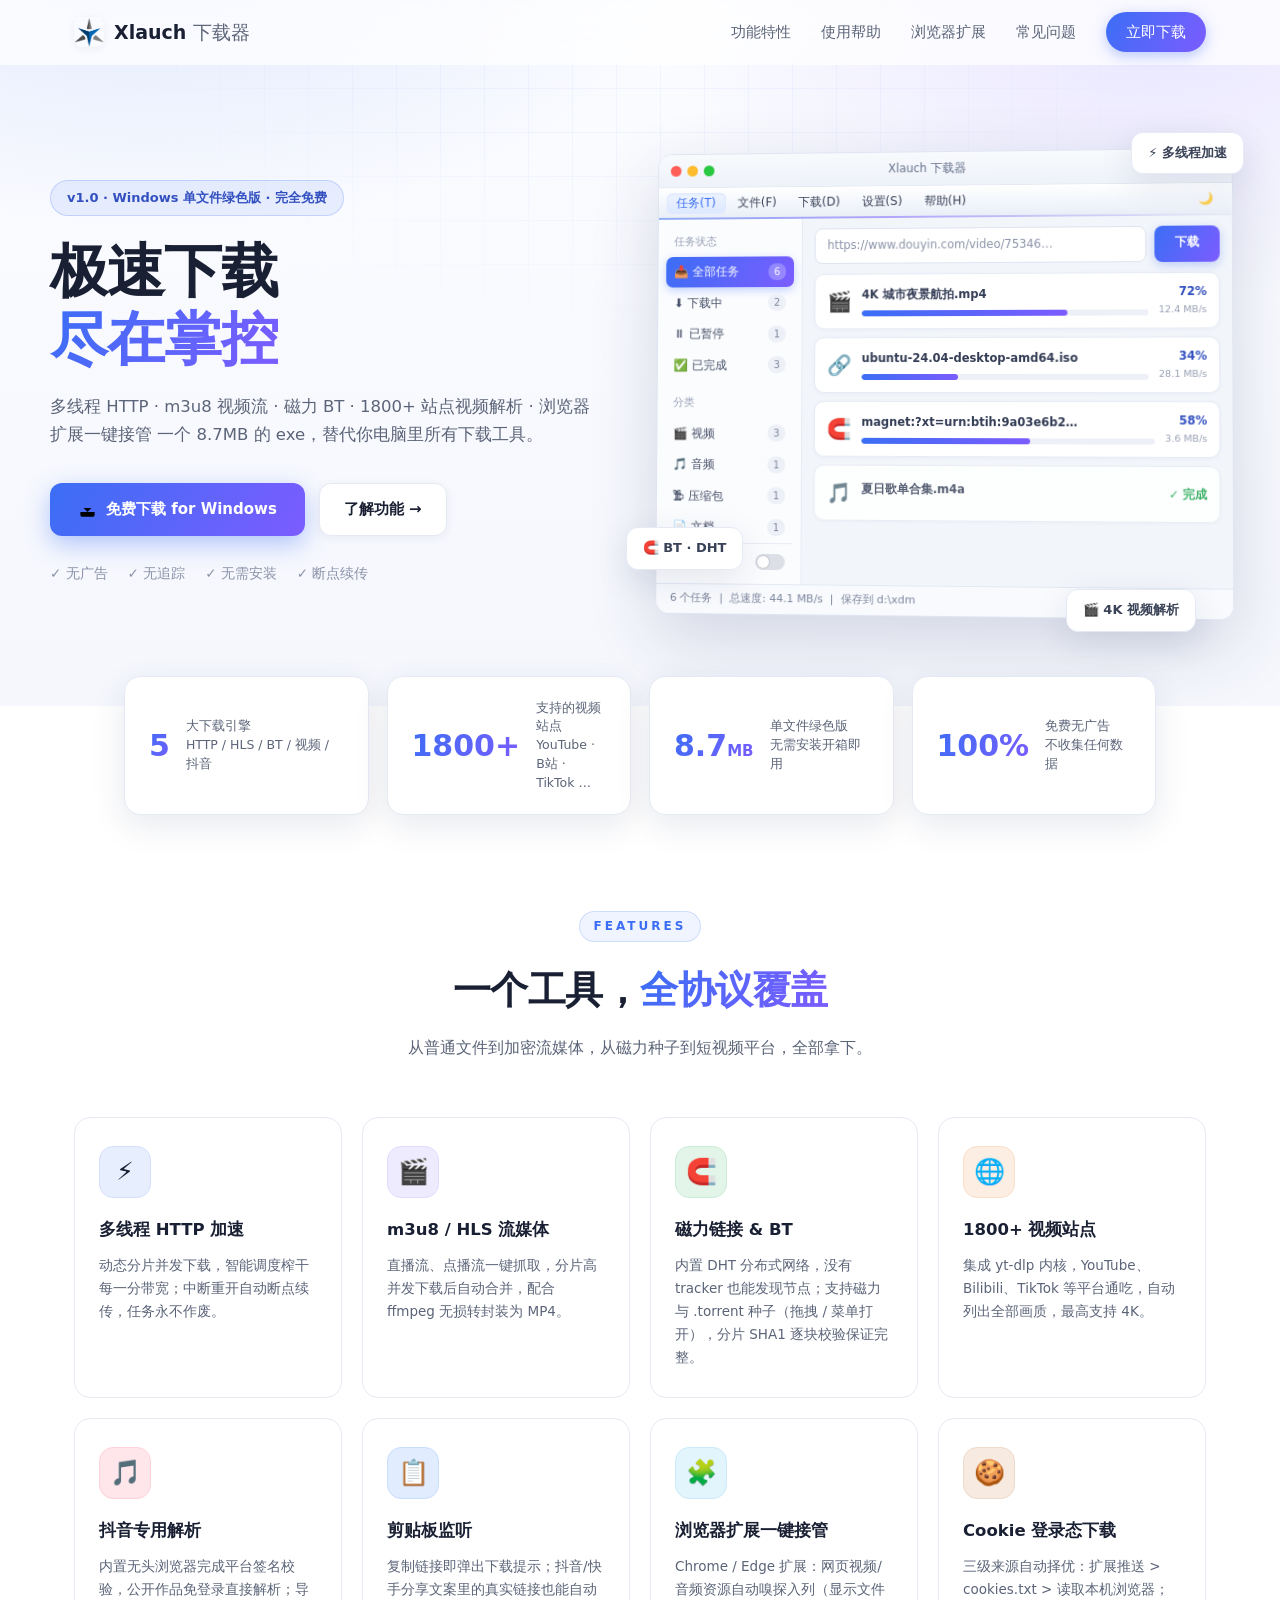
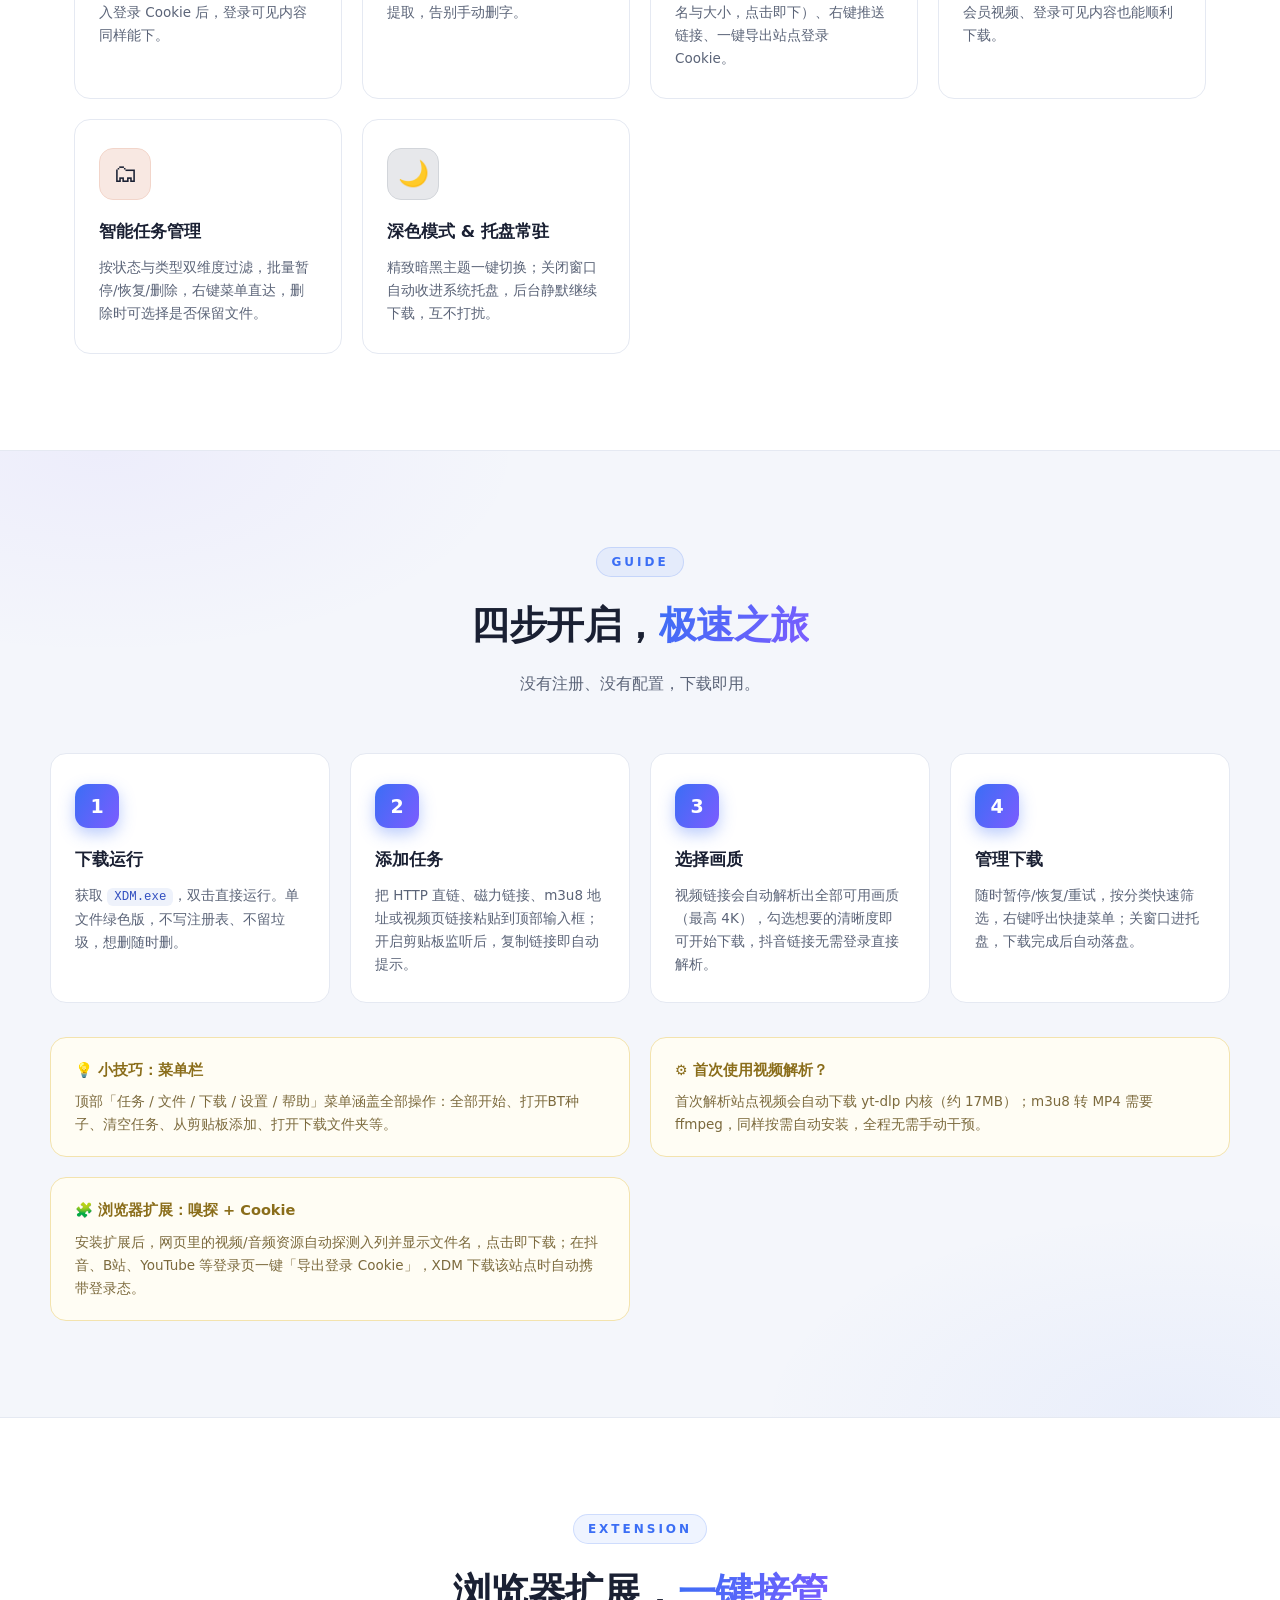
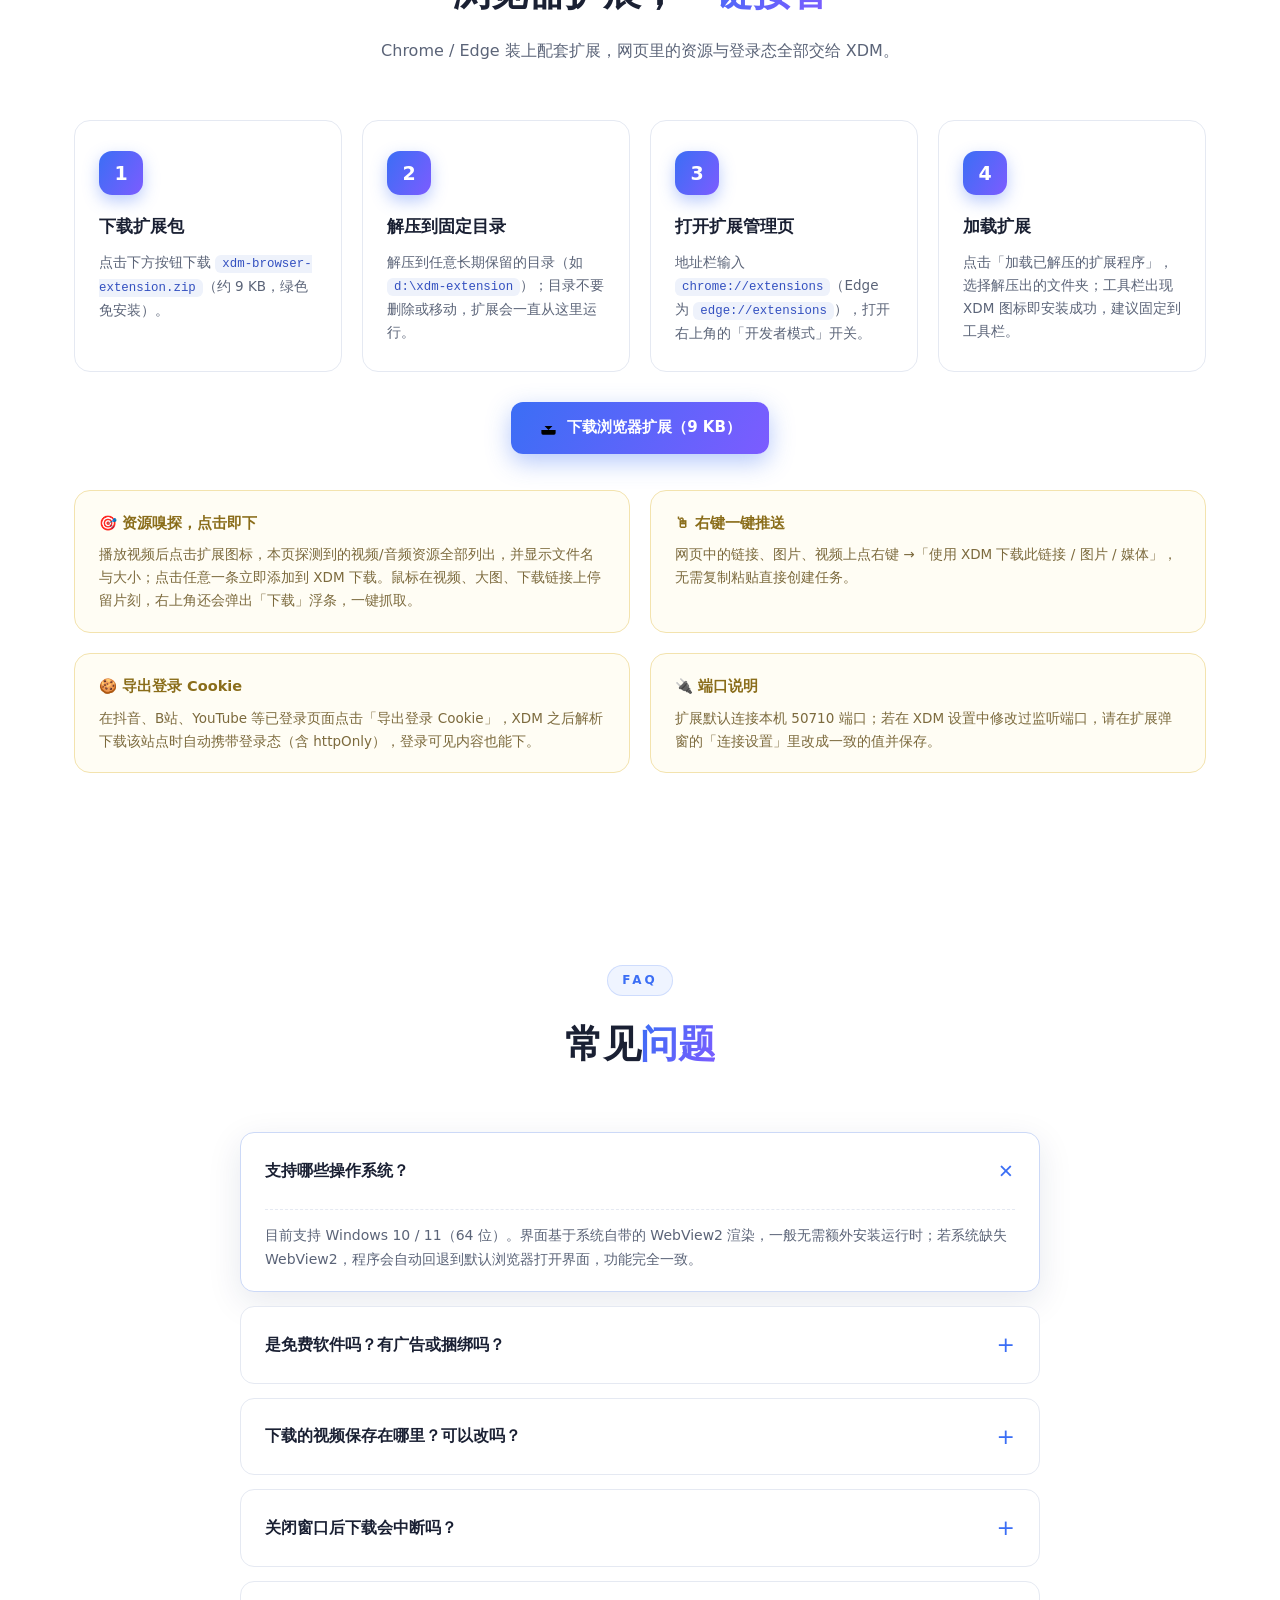
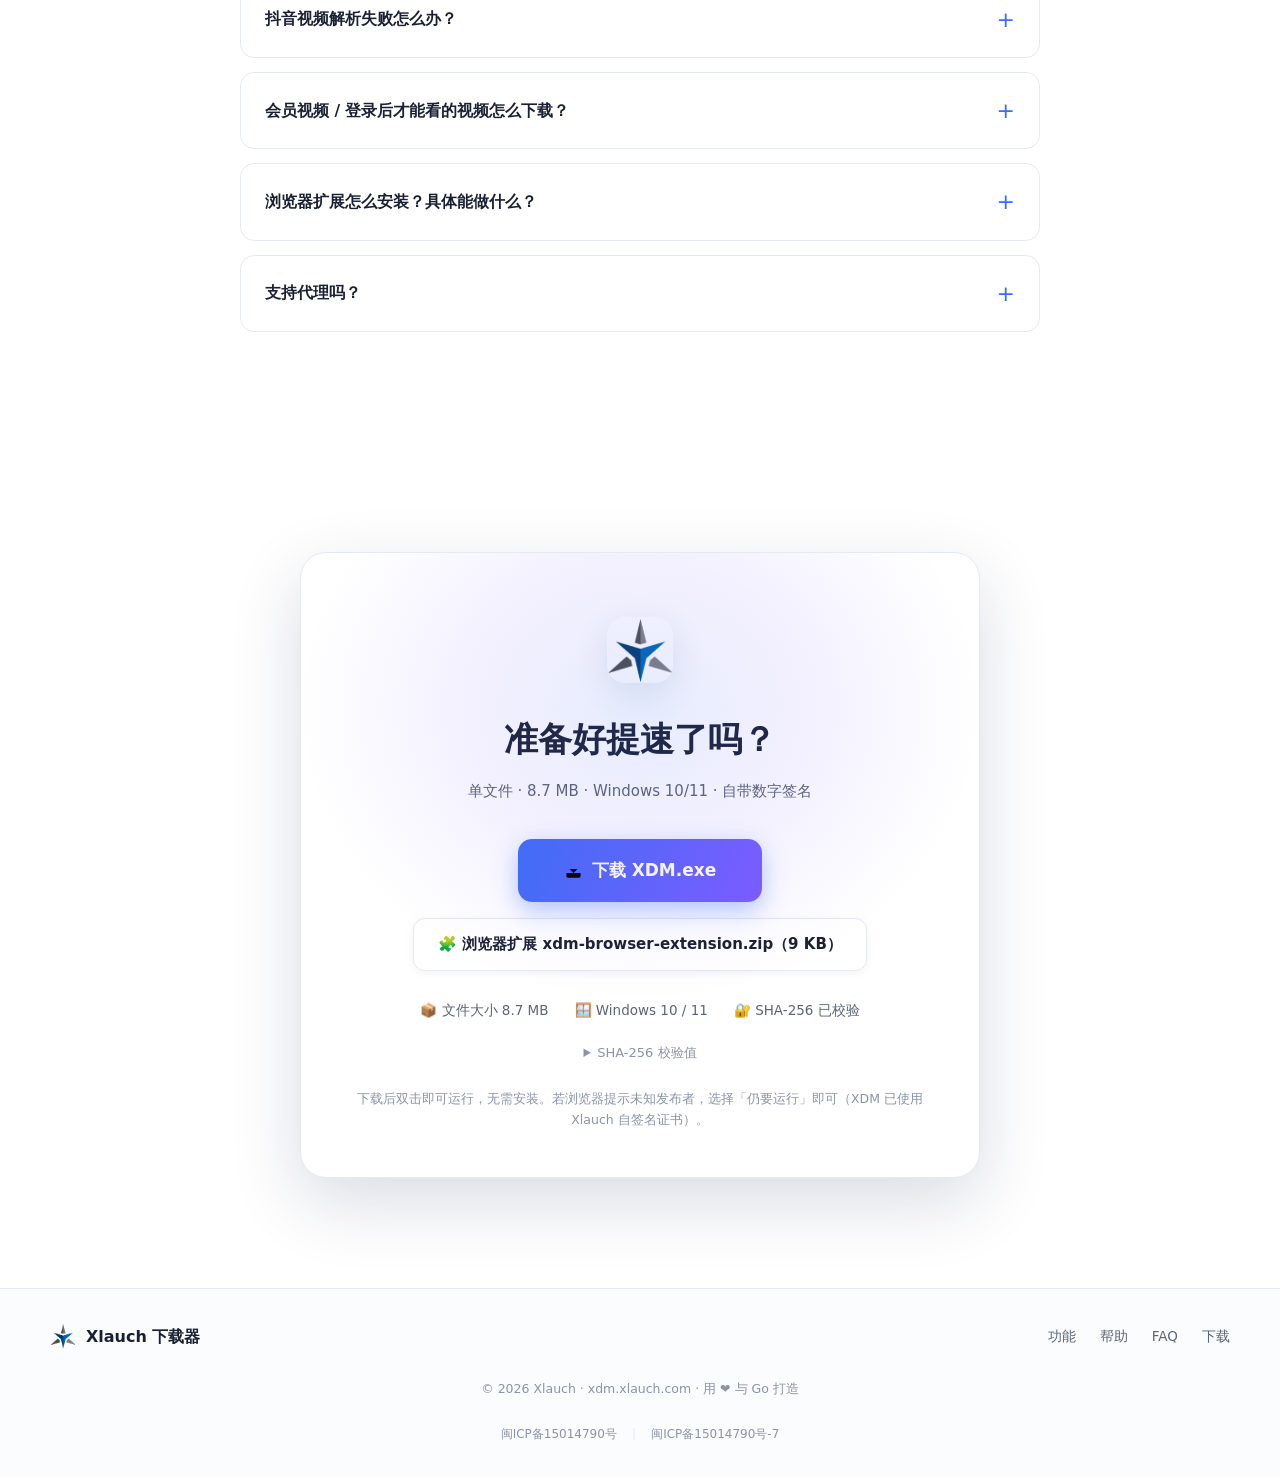
<file: code/website/index.html>
<!DOCTYPE html>
<html lang="zh-CN">
<head>
<meta charset="UTF-8">
<meta name="viewport" content="width=device-width, initial-scale=1.0">
<title>Xlauch 下载器 (XDM) — 极速多协议下载工具</title>
<meta name="description" content="Xlauch 下载器：多线程 HTTP、m3u8 视频流、磁力 BT、1800+ 站点视频解析、抖音专用解析、浏览器扩展与 Cookie 登录态下载，单文件绿色版，完全免费。">
<link rel="icon" type="image/png" href="logo.png">
<link rel="stylesheet" href="style.css">
</head>
<body>

<!-- ===== 导航栏 ===== -->
<nav class="navbar" id="navbar">
  <div class="nav-inner">
    <a class="brand" href="#top">
      <img src="logo.png" alt="XDM logo">
      <span>Xlauch <em>下载器</em></span>
    </a>
    <div class="nav-links">
      <a href="#features">功能特性</a>
      <a href="#guide">使用帮助</a>
      <a href="#extension">浏览器扩展</a>
      <a href="#faq">常见问题</a>
      <a class="nav-dl" href="#download">立即下载</a>
    </div>
  </div>
</nav>

<!-- ===== Hero ===== -->
<header class="hero" id="top">
  <div class="hero-bg" aria-hidden="true"></div>
  <div class="hero-inner">
    <div class="hero-copy">
      <div class="hero-badge">v1.0 · Windows 单文件绿色版 · 完全免费</div>
      <h1>极速下载<br><span class="grad">尽在掌控</span></h1>
      <p class="hero-sub">
        多线程 HTTP · m3u8 视频流 · 磁力 BT · 1800+ 站点视频解析 · 浏览器扩展一键接管<br>
        一个 8.7MB 的 exe，替代你电脑里所有下载工具。
      </p>
      <div class="hero-actions">
        <a class="btn btn-primary btn-lg" href="#download">
          <svg viewBox="0 0 24 24" class="ic"><path d="M21 15v4a2 2 0 0 1-2 2H5a2 2 0 0 1-2-2v-4M7 10l5 5 5-5M12 15V3"/></svg>
          免费下载 for Windows
        </a>
        <a class="btn btn-ghost btn-lg" href="#features">了解功能 →</a>
      </div>
      <div class="hero-meta">
        <span>✓ 无广告</span><span>✓ 无追踪</span><span>✓ 无需安装</span><span>✓ 断点续传</span>
      </div>
    </div>

    <!-- 应用界面仿真模型（纯 CSS 绘制） -->
    <div class="hero-mock" aria-hidden="true">
      <div class="app-win">
        <div class="mock-titlebar">
          <span class="win-dots"><i></i><i></i><i></i></span>
          <span class="win-title">Xlauch 下载器</span>
          <span class="win-btns"><i></i><i></i><i class="close"></i></span>
        </div>
        <div class="mock-menubar">
          <span>任务(T)</span><span>文件(F)</span><span>下载(D)</span><span>设置(S)</span><span>帮助(H)</span>
          <span class="mb-right">🌙</span>
        </div>
        <div class="mock-body">
          <div class="mock-side">
            <div class="side-cap">任务状态</div>
            <div class="side-item active">📥 全部任务 <i>6</i></div>
            <div class="side-item">⬇ 下载中 <i>2</i></div>
            <div class="side-item">⏸ 已暂停 <i>1</i></div>
            <div class="side-item">✅ 已完成 <i>3</i></div>
            <div class="side-cap" style="margin-top:10px">分类</div>
            <div class="side-item">🎬 视频 <i>3</i></div>
            <div class="side-item">🎵 音频 <i>1</i></div>
            <div class="side-item">🗜 压缩包 <i>1</i></div>
            <div class="side-item">📄 文档 <i>1</i></div>
            <div class="side-grow"></div>
            <div class="side-theme">暗黑模式 <span class="pill"></span></div>
          </div>
          <div class="mock-main">
            <div class="mock-addbar">
              <div class="mock-input">https://www.douyin.com/video/75346…</div>
              <div class="mock-go">下载</div>
            </div>
            <div class="mock-task">
              <div class="tk-ico">🎬</div>
              <div class="tk-info">
                <div class="tk-name">4K 城市夜景航拍.mp4</div>
                <div class="tk-bar"><i style="width:72%"></i></div>
              </div>
              <div class="tk-meta">72%<br><small>12.4 MB/s</small></div>
            </div>
            <div class="mock-task">
              <div class="tk-ico">🔗</div>
              <div class="tk-info">
                <div class="tk-name">ubuntu-24.04-desktop-amd64.iso</div>
                <div class="tk-bar"><i style="width:34%"></i></div>
              </div>
              <div class="tk-meta">34%<br><small>28.1 MB/s</small></div>
            </div>
            <div class="mock-task">
              <div class="tk-ico">🧲</div>
              <div class="tk-info">
                <div class="tk-name">magnet:?xt=urn:btih:9a03e6b2…</div>
                <div class="tk-bar"><i style="width:58%"></i></div>
              </div>
              <div class="tk-meta">58%<br><small>3.6 MB/s</small></div>
            </div>
            <div class="mock-task done">
              <div class="tk-ico">🎵</div>
              <div class="tk-info"><div class="tk-name">夏日歌单合集.m4a</div></div>
              <div class="tk-meta ok">✓ 完成</div>
            </div>
          </div>
        </div>
        <div class="mock-statusbar">6 个任务&nbsp;&nbsp;|&nbsp;&nbsp;总速度: 44.1 MB/s&nbsp;&nbsp;|&nbsp;&nbsp;保存到 d:\xdm</div>
      </div>
      <div class="mock-float f1">⚡ 多线程加速</div>
      <div class="mock-float f2">🧲 BT · DHT</div>
      <div class="mock-float f3">🎬 4K 视频解析</div>
    </div>
  </div>
</header>

<!-- ===== 数据条 ===== -->
<section class="stats">
  <div class="stat"><b>5</b><span>大下载引擎<br>HTTP / HLS / BT / 视频 / 抖音</span></div>
  <div class="stat"><b>1800+</b><span>支持的视频站点<br>YouTube · B站 · TikTok …</span></div>
  <div class="stat"><b>8.7<small>MB</small></b><span>单文件绿色版<br>无需安装开箱即用</span></div>
  <div class="stat"><b>100%</b><span>免费无广告<br>不收集任何数据</span></div>
</section>

<!-- ===== 功能特性 ===== -->
<section class="section" id="features">
  <div class="sec-head">
    <div class="sec-tag">FEATURES</div>
    <h2>一个工具，<span class="grad">全协议覆盖</span></h2>
    <p>从普通文件到加密流媒体，从磁力种子到短视频平台，全部拿下。</p>
  </div>
  <div class="feature-grid">

    <div class="fcard">
      <div class="fico" style="--c:#3b6ef5">⚡</div>
      <h3>多线程 HTTP 加速</h3>
      <p>动态分片并发下载，智能调度榨干每一分带宽；中断重开自动断点续传，任务永不作废。</p>
    </div>

    <div class="fcard">
      <div class="fico" style="--c:#7c5cff">🎬</div>
      <h3>m3u8 / HLS 流媒体</h3>
      <p>直播流、点播流一键抓取，分片高并发下载后自动合并，配合 ffmpeg 无损转封装为 MP4。</p>
    </div>

    <div class="fcard">
      <div class="fico" style="--c:#16a34a">🧲</div>
      <h3>磁力链接 &amp; BT</h3>
      <p>内置 DHT 分布式网络，没有 tracker 也能发现节点；支持磁力与 .torrent 种子（拖拽 / 菜单打开），分片 SHA1 逐块校验保证完整。</p>
    </div>

    <div class="fcard">
      <div class="fico" style="--c:#e8710a">🌐</div>
      <h3>1800+ 视频站点</h3>
      <p>集成 yt-dlp 内核，YouTube、Bilibili、TikTok 等平台通吃，自动列出全部画质，最高支持 4K。</p>
    </div>

    <div class="fcard">
      <div class="fico" style="--c:#fe2c55">🎵</div>
      <h3>抖音专用解析</h3>
      <p>内置无头浏览器完成平台签名校验，公开作品免登录直接解析；导入登录 Cookie 后，登录可见内容同样能下。</p>
    </div>

    <div class="fcard">
      <div class="fico" style="--c:#0866ff">📋</div>
      <h3>剪贴板监听</h3>
      <p>复制链接即弹出下载提示；抖音/快手分享文案里的真实链接也能自动提取，告别手动删字。</p>
    </div>

    <div class="fcard">
      <div class="fico" style="--c:#0ea5e9">🧩</div>
      <h3>浏览器扩展一键接管</h3>
      <p>Chrome / Edge 扩展：网页视频/音频资源自动嗅探入列（显示文件名与大小，点击即下）、右键推送链接、一键导出站点登录 Cookie。</p>
    </div>

    <div class="fcard">
      <div class="fico" style="--c:#b45309">🍪</div>
      <h3>Cookie 登录态下载</h3>
      <p>三级来源自动择优：扩展推送 &gt; cookies.txt &gt; 读取本机浏览器；会员视频、登录可见内容也能顺利下载。</p>
    </div>

    <div class="fcard">
      <div class="fico" style="--c:#c2410c">🗂</div>
      <h3>智能任务管理</h3>
      <p>按状态与类型双维度过滤，批量暂停/恢复/删除，右键菜单直达，删除时可选择是否保留文件。</p>
    </div>

    <div class="fcard">
      <div class="fico" style="--c:#334155">🌙</div>
      <h3>深色模式 &amp; 托盘常驻</h3>
      <p>精致暗黑主题一键切换；关闭窗口自动收进系统托盘，后台静默继续下载，互不打扰。</p>
    </div>

  </div>
</section>

<!-- ===== 使用帮助 ===== -->
<section class="section section-alt" id="guide">
  <div class="sec-head">
    <div class="sec-tag">GUIDE</div>
    <h2>四步开启，<span class="grad">极速之旅</span></h2>
    <p>没有注册、没有配置，下载即用。</p>
  </div>
  <div class="steps">
    <div class="step">
      <div class="step-no">1</div>
      <h3>下载运行</h3>
      <p>获取 <code>XDM.exe</code>，双击直接运行。单文件绿色版，不写注册表、不留垃圾，想删随时删。</p>
    </div>
    <div class="step">
      <div class="step-no">2</div>
      <h3>添加任务</h3>
      <p>把 HTTP 直链、磁力链接、m3u8 地址或视频页链接粘贴到顶部输入框；开启剪贴板监听后，复制链接即自动提示。</p>
    </div>
    <div class="step">
      <div class="step-no">3</div>
      <h3>选择画质</h3>
      <p>视频链接会自动解析出全部可用画质（最高 4K），勾选想要的清晰度即可开始下载，抖音链接无需登录直接解析。</p>
    </div>
    <div class="step">
      <div class="step-no">4</div>
      <h3>管理下载</h3>
      <p>随时暂停/恢复/重试，按分类快速筛选，右键呼出快捷菜单；关窗口进托盘，下载完成后自动落盘。</p>
    </div>
  </div>

  <div class="tips">
    <div class="tip">
      <b>💡 小技巧：菜单栏</b>
      <p>顶部「任务 / 文件 / 下载 / 设置 / 帮助」菜单涵盖全部操作：全部开始、打开BT种子、清空任务、从剪贴板添加、打开下载文件夹等。</p>
    </div>
    <div class="tip">
      <b>⚙️ 首次使用视频解析？</b>
      <p>首次解析站点视频会自动下载 yt-dlp 内核（约 17MB）；m3u8 转 MP4 需要 ffmpeg，同样按需自动安装，全程无需手动干预。</p>
    </div>
    <div class="tip">
      <b>🧩 浏览器扩展：嗅探 + Cookie</b>
      <p>安装扩展后，网页里的视频/音频资源自动探测入列并显示文件名，点击即下载；在抖音、B站、YouTube 等登录页一键「导出登录 Cookie」，XDM 下载该站点时自动携带登录态。</p>
    </div>
  </div>
</section>

<!-- ===== 浏览器扩展 ===== -->
<section class="section" id="extension">
  <div class="sec-head">
    <div class="sec-tag">EXTENSION</div>
    <h2>浏览器扩展，<span class="grad">一键接管</span></h2>
    <p>Chrome / Edge 装上配套扩展，网页里的资源与登录态全部交给 XDM。</p>
  </div>
  <div class="steps">
    <div class="step">
      <div class="step-no">1</div>
      <h3>下载扩展包</h3>
      <p>点击下方按钮下载 <code>xdm-browser-extension.zip</code>（约 9 KB，绿色免安装）。</p>
    </div>
    <div class="step">
      <div class="step-no">2</div>
      <h3>解压到固定目录</h3>
      <p>解压到任意长期保留的目录（如 <code>d:\xdm-extension</code>）；目录不要删除或移动，扩展会一直从这里运行。</p>
    </div>
    <div class="step">
      <div class="step-no">3</div>
      <h3>打开扩展管理页</h3>
      <p>地址栏输入 <code>chrome://extensions</code>（Edge 为 <code>edge://extensions</code>），打开右上角的「开发者模式」开关。</p>
    </div>
    <div class="step">
      <div class="step-no">4</div>
      <h3>加载扩展</h3>
      <p>点击「加载已解压的扩展程序」，选择解压出的文件夹；工具栏出现 XDM 图标即安装成功，建议固定到工具栏。</p>
    </div>
  </div>

  <div class="ext-dl">
    <a class="btn btn-primary btn-lg" href="xdm-browser-extension.zip" download>
      <svg viewBox="0 0 24 24" class="ic"><path d="M21 15v4a2 2 0 0 1-2 2H5a2 2 0 0 1-2-2v-4M7 10l5 5 5-5M12 15V3"/></svg>
      下载浏览器扩展（9 KB）
    </a>
  </div>

  <div class="tips">
    <div class="tip">
      <b>🎯 资源嗅探，点击即下</b>
      <p>播放视频后点击扩展图标，本页探测到的视频/音频资源全部列出，并显示文件名与大小；点击任意一条立即添加到 XDM 下载。鼠标在视频、大图、下载链接上停留片刻，右上角还会弹出「下载」浮条，一键抓取。</p>
    </div>
    <div class="tip">
      <b>🖱 右键一键推送</b>
      <p>网页中的链接、图片、视频上点右键 →「使用 XDM 下载此链接 / 图片 / 媒体」，无需复制粘贴直接创建任务。</p>
    </div>
    <div class="tip">
      <b>🍪 导出登录 Cookie</b>
      <p>在抖音、B站、YouTube 等已登录页面点击「导出登录 Cookie」，XDM 之后解析下载该站点时自动携带登录态（含 httpOnly），登录可见内容也能下。</p>
    </div>
    <div class="tip">
      <b>🔌 端口说明</b>
      <p>扩展默认连接本机 50710 端口；若在 XDM 设置中修改过监听端口，请在扩展弹窗的「连接设置」里改成一致的值并保存。</p>
    </div>
  </div>
</section>

<!-- ===== FAQ ===== -->
<section class="section" id="faq">
  <div class="sec-head">
    <div class="sec-tag">FAQ</div>
    <h2>常见<span class="grad">问题</span></h2>
  </div>
  <div class="faq-list">
    <details open>
      <summary>支持哪些操作系统？<i>+</i></summary>
      <p>目前支持 Windows 10 / 11（64 位）。界面基于系统自带的 WebView2 渲染，一般无需额外安装运行时；若系统缺失 WebView2，程序会自动回退到默认浏览器打开界面，功能完全一致。</p>
    </details>
    <details>
      <summary>是免费软件吗？有广告或捆绑吗？<i>+</i></summary>
      <p>完全免费，无广告、无弹窗、无捆绑、不收集任何用户数据。程序仅监听本机回环地址（127.0.0.1），所有网络请求只用于下载任务本身。</p>
    </details>
    <details>
      <summary>下载的视频保存在哪里？可以改吗？<i>+</i></summary>
      <p>默认保存到 <code>d:\xdm</code>（首次下载时自动创建），可在「设置 → 下载目录」中修改，也支持为单个任务临时指定目录。底部状态栏会实时显示当前保存位置。</p>
    </details>
    <details>
      <summary>关闭窗口后下载会中断吗？<i>+</i></summary>
      <p>不会。默认行为是关闭/最小化时收进系统托盘，后台继续下载；也可以在「设置 → 关闭方式」中改为「直接退出」。托盘右键可随时退出程序。</p>
    </details>
    <details>
      <summary>抖音视频解析失败怎么办？<i>+</i></summary>
      <p>公开作品无需登录即可直接解析；私密或作者设置了权限的作品属于平台限制，程序会返回明确提示。若个别视频解析超时，重试一次即可（首次解析需建立会话，稍慢）。</p>
    </details>
    <details>
      <summary>会员视频 / 登录后才能看的视频怎么下载？<i>+</i></summary>
      <p>在浏览器里登录站点后，通过浏览器扩展一键「导出登录 Cookie」，XDM 下载该站点时自动携带登录态；也可以在设置中导入 cookies.txt 文件，或让 XDM 直接读取本机浏览器 Cookie（Chrome / Edge / Firefox）。三种来源按「扩展推送 &gt; cookies.txt &gt; 读取浏览器」自动择优。</p>
    </details>
    <details>
      <summary>浏览器扩展怎么安装？具体能做什么？<i>+</i></summary>
      <p>下载扩展 zip 包解压后，在 Chrome / Edge 的「扩展程序」页打开开发者模式，选择「加载已解压的扩展程序」即可。功能：自动嗅探网页中的视频/音频资源（显示文件名与大小，点击即下载）、右键菜单把链接推送给 XDM、一键导出当前站点的登录 Cookie（含 httpOnly）。详细图文见上方<a href="#extension">「浏览器扩展」专区</a>。</p>
    </details>
    <details>
      <summary>支持代理吗？<i>+</i></summary>
      <p>支持。在「设置 → 代理服务器」中填入 http 或 socks5 代理地址，用于站点视频解析等场景。</p>
    </details>
  </div>
</section>

<!-- ===== 下载 ===== -->
<section class="section dl-section" id="download">
  <div class="dl-card">
    <div class="dl-glow" aria-hidden="true"></div>
    <img class="dl-logo" src="logo.png" alt="">
    <h2>准备好提速了吗？</h2>
    <p class="dl-sub">单文件 · 8.7 MB · Windows 10/11 · 自带数字签名</p>
    <a class="btn btn-primary btn-xl" href="XDM.exe" download>
      <svg viewBox="0 0 24 24" class="ic"><path d="M21 15v4a2 2 0 0 1-2 2H5a2 2 0 0 1-2-2v-4M7 10l5 5 5-5M12 15V3"/></svg>
      下载 XDM.exe
    </a>
    <a class="btn btn-ghost btn-lg" href="xdm-browser-extension.zip" download>
      🧩 浏览器扩展 xdm-browser-extension.zip（9 KB）
    </a>
    <div class="dl-info">
      <span>📦 文件大小 8.7 MB</span>
      <span>🪟 Windows 10 / 11</span>
      <span>🔐 SHA-256 已校验</span>
    </div>
    <details class="sha">
      <summary>SHA-256 校验值</summary>
      <code>DB19E6F2580A9447FB8609FA5A2F57966D84932AB0F013CB3D01A25BA62097CE</code>
    </details>
    <p class="dl-note">下载后双击即可运行，无需安装。若浏览器提示未知发布者，选择「仍要运行」即可（XDM 已使用 Xlauch 自签名证书）。</p>
  </div>
</section>

<!-- ===== 页脚 ===== -->
<footer class="footer">
  <div class="foot-inner">
    <div class="foot-brand">
      <img src="logo.png" alt="">
      <span>Xlauch 下载器</span>
    </div>
    <div class="foot-links">
      <a href="#features">功能</a><a href="#guide">帮助</a><a href="#faq">FAQ</a><a href="#download">下载</a>
    </div>
    <p class="foot-copy">© 2026 Xlauch · xdm.xlauch.com · 用 ❤️ 与 Go 打造</p>
    <p class="foot-beian">
      <a href="https://beian.miit.gov.cn/#/Integrated/index" target="_blank" rel="noopener noreferrer">闽ICP备15014790号</a>
      <span class="beian-sep">|</span>
      <a href="https://beian.miit.gov.cn/#/Integrated/index" target="_blank" rel="noopener noreferrer">闽ICP备15014790号-7</a>
    </p>
  </div>
</footer>

<!-- ===== 返回顶部 ===== -->
<button class="backtop" id="backtop" title="返回顶部" aria-label="返回顶部">
  <svg viewBox="0 0 24 24"><path d="M12 19V5M5 12l7-7 7 7"/></svg>
</button>

<script src="app.js"></script>
</body>
</html>
</file>
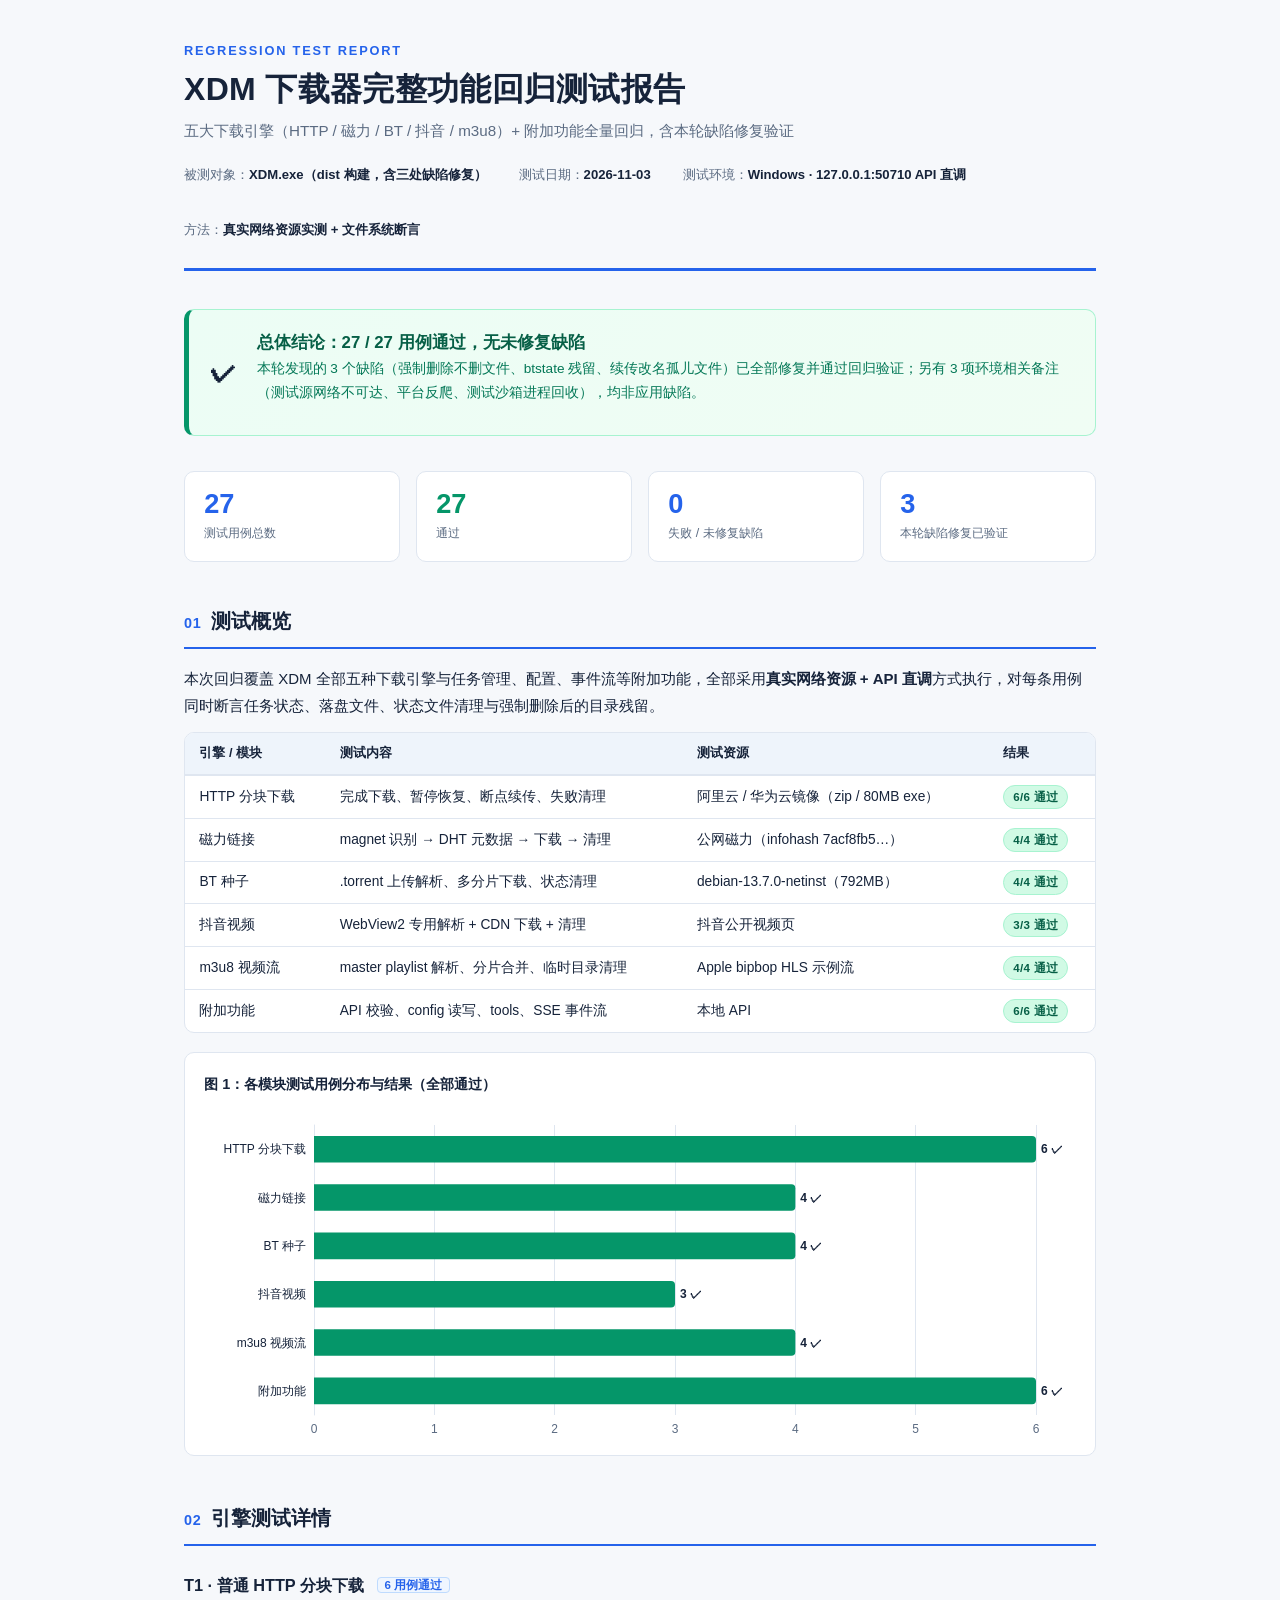
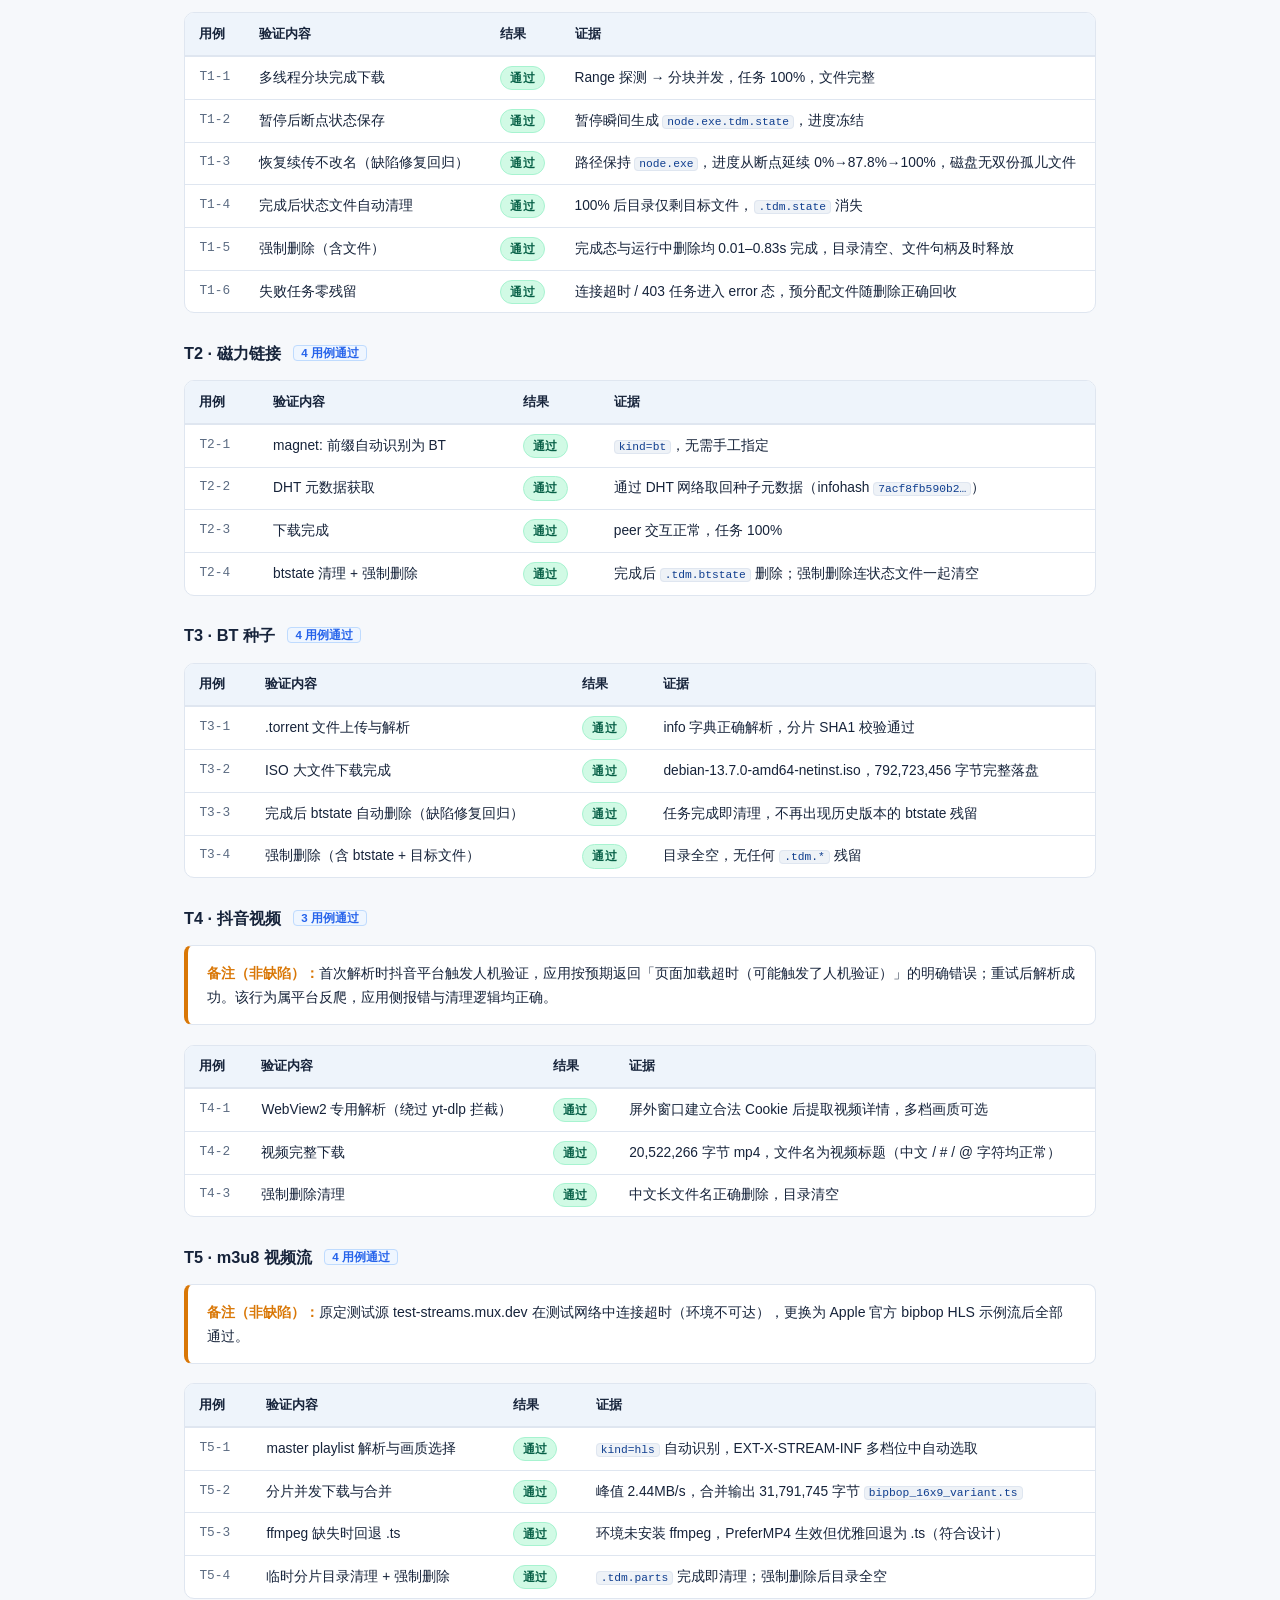
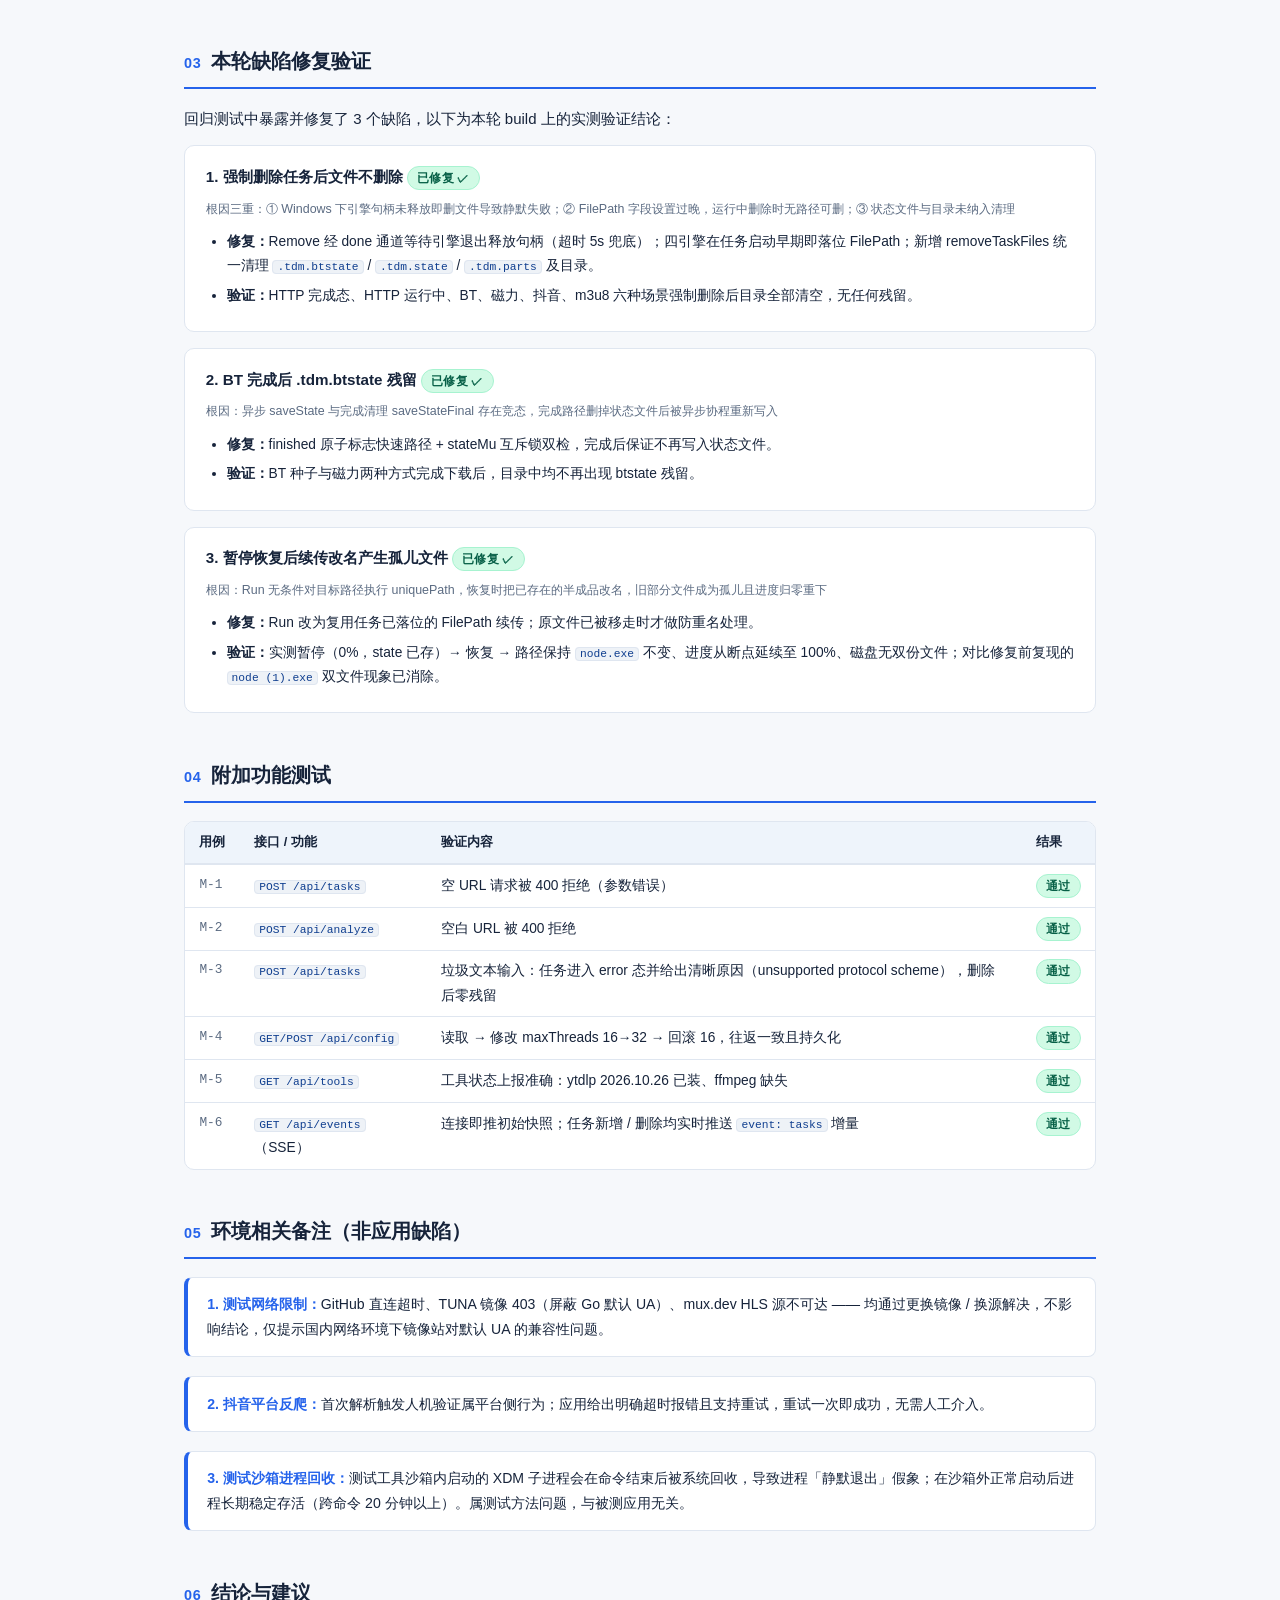
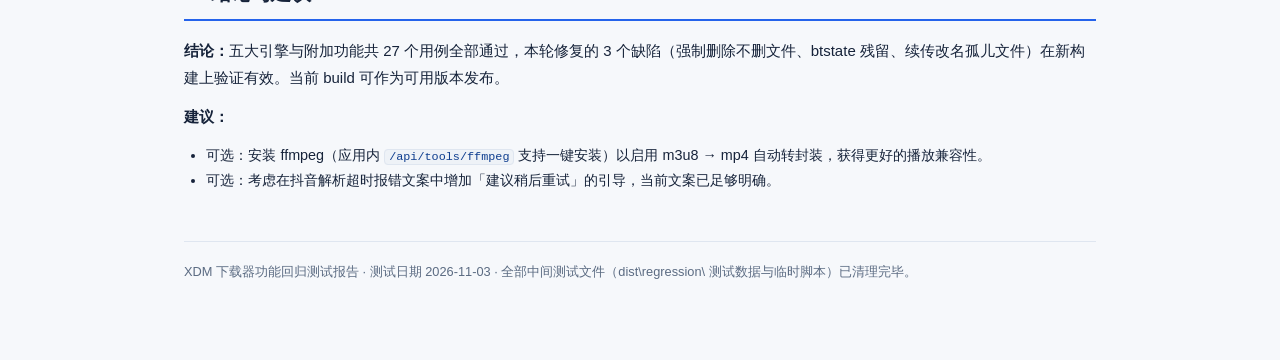
<file: xdm-regression-report/xdm-regression-report.html>
<!-- Generated by Trae Work -->
<!DOCTYPE html>
<html lang="zh-CN">
<head>
<meta charset="UTF-8">
<meta name="viewport" content="width=device-width, initial-scale=1.0">
<title>XDM 下载器完整功能回归测试报告</title>
<style>
  :root {
    --bg: #f6f8fb;
    --bg2: #ffffff;
    --ink: #16233a;
    --muted: #5b6b82;
    --rule: #dfe6f0;
    --accent: #2563eb;
    --accent2: #059669;
    --warn: #d97706;
    --bad: #dc2626;
  }
  * { margin: 0; padding: 0; box-sizing: border-box; }
  html { scroll-behavior: smooth; }
  body {
    font-family: "Segoe UI", "Microsoft YaHei", "PingFang SC", "Hiragino Sans GB", sans-serif;
    background: var(--bg);
    color: var(--ink);
    font-size: 15px;
    line-height: 1.75;
  }
  .wrap { max-width: 960px; margin: 0 auto; padding: 2.5rem 1.5rem 4rem; }

  /* ---------- masthead ---------- */
  .masthead { border-bottom: 3px solid var(--accent); padding-bottom: 1.6rem; margin-bottom: 2.4rem; }
  .kicker { font-size: 0.8rem; font-weight: 700; letter-spacing: 0.14em; color: var(--accent); text-transform: uppercase; margin-bottom: 0.4rem; }
  h1 { font-size: 2rem; font-weight: 800; line-height: 1.3; letter-spacing: 0.01em; }
  .subtitle { color: var(--muted); margin-top: 0.5rem; font-size: 0.95rem; }
  .meta-strip { display: flex; flex-wrap: wrap; gap: 2rem; margin-top: 1.2rem; font-size: 0.82rem; color: var(--muted); }
  .meta-strip b { color: var(--ink); font-weight: 600; }

  /* ---------- verdict banner ---------- */
  .verdict {
    display: flex; align-items: center; gap: 1.2rem;
    background: linear-gradient(135deg, #ecfdf5, #f0fdf4);
    border: 1px solid #a7f3d0; border-left: 5px solid var(--accent2);
    border-radius: 10px; padding: 1.1rem 1.4rem; margin-bottom: 2.2rem;
  }
  .verdict .icon { font-size: 1.6rem; }
  .verdict h2 { font-size: 1.05rem; font-weight: 700; color: #065f46; }
  .verdict p { font-size: 0.85rem; color: #047857; }

  /* ---------- stat cards ---------- */
  .stats { display: grid; grid-template-columns: repeat(4, 1fr); gap: 1rem; margin-bottom: 2.6rem; }
  .stat { background: var(--bg2); border: 1px solid var(--rule); border-radius: 10px; padding: 1rem 1.2rem; }
  .stat .num { font-size: 1.7rem; font-weight: 800; color: var(--accent); line-height: 1.2; }
  .stat .num.green { color: var(--accent2); }
  .stat .label { font-size: 0.78rem; color: var(--muted); margin-top: 0.15rem; }

  /* ---------- sections ---------- */
  section { margin-bottom: 2.8rem; }
  h2.sec {
    font-size: 1.25rem; font-weight: 800; margin-bottom: 1.1rem;
    padding-bottom: 0.5rem; border-bottom: 2px solid var(--accent);
    display: flex; align-items: baseline; gap: 0.6rem;
  }
  h2.sec .no { color: var(--accent); font-size: 0.9rem; font-weight: 800; letter-spacing: 0.05em; }
  h3 { font-size: 1.02rem; font-weight: 700; margin: 1.6rem 0 0.6rem; color: var(--ink); }
  h3 .tag { font-size: 0.72rem; font-weight: 700; color: var(--accent); background: #eff6ff; border: 1px solid #bfdbfe; border-radius: 4px; padding: 1px 7px; vertical-align: 2px; margin-left: 0.5rem; white-space: nowrap; }
  p { margin-bottom: 0.8rem; }

  /* ---------- badges ---------- */
  .pass, .note, .fail {
    display: inline-block; font-size: 0.72rem; font-weight: 700;
    padding: 1px 9px; border-radius: 999px; white-space: nowrap; letter-spacing: 0.03em;
  }
  .pass { color: #065f46; background: #d1fae5; border: 1px solid #a7f3d0; }
  .note { color: #92400e; background: #fef3c7; border: 1px solid #fde68a; }
  .fail { color: #991b1b; background: #fee2e2; border: 1px solid #fecaca; }

  /* ---------- tables ---------- */
  .table-wrap { overflow-x: auto; overflow-y: auto; max-height: 600px; border: 1px solid var(--rule); border-radius: 10px; background: var(--bg2); margin: 0.8rem 0 1.2rem; }
  table { width: 100%; border-collapse: collapse; font-size: 0.86rem; min-width: 640px; }
  thead th {
    position: sticky; top: 0; background: #eef4fb; color: var(--ink);
    text-align: left; font-weight: 700; font-size: 0.8rem;
    padding: 0.6rem 0.9rem; border-bottom: 2px solid var(--rule); white-space: nowrap;
  }
  tbody td { padding: 0.55rem 0.9rem; border-bottom: 1px solid var(--rule); vertical-align: top; }
  tbody tr:last-child td { border-bottom: none; }
  tbody tr:hover { background: #f8fafd; }
  td.c-id { font-family: Consolas, monospace; font-size: 0.8rem; color: var(--muted); white-space: nowrap; }
  code { font-family: Consolas, monospace; font-size: 0.82em; background: #eef2f7; border: 1px solid var(--rule); border-radius: 4px; padding: 0 4px; color: #0f3e8f; word-break: break-all; }

  /* ---------- callouts ---------- */
  .callout {
    background: var(--bg2); border: 1px solid var(--rule); border-left: 4px solid var(--accent);
    border-radius: 8px; padding: 0.9rem 1.2rem; margin: 0.8rem 0 1.2rem; font-size: 0.88rem;
  }
  .callout b { color: var(--accent); }
  .callout.warn { border-left-color: var(--warn); }
  .callout.warn b { color: var(--warn); }

  /* ---------- chart ---------- */
  .chart-figure { margin: 1.2rem 0 1.6rem; background: var(--bg2); border: 1px solid var(--rule); border-radius: 10px; padding: 1.2rem 1.2rem 0.6rem; }
  .chart-figure figcaption { font-size: 0.9rem; font-weight: 700; color: var(--ink); margin-bottom: 0.5rem; }

  /* ---------- fix cards ---------- */
  .fix-grid { display: grid; grid-template-columns: 1fr; gap: 1rem; }
  .fix-card { background: var(--bg2); border: 1px solid var(--rule); border-radius: 10px; padding: 1.1rem 1.3rem; }
  .fix-card h4 { font-size: 0.95rem; font-weight: 700; margin-bottom: 0.5rem; }
  .fix-card .fix-meta { font-size: 0.78rem; color: var(--muted); margin-bottom: 0.6rem; }
  .fix-card ul { padding-left: 1.3rem; font-size: 0.86rem; }
  .fix-card li { margin-bottom: 0.35rem; }

  /* ---------- footer ---------- */
  footer { border-top: 1px solid var(--rule); margin-top: 3rem; padding-top: 1.2rem; font-size: 0.8rem; color: var(--muted); }

  @media (max-width: 700px) {
    .stats { grid-template-columns: repeat(2, 1fr); }
    h1 { font-size: 1.5rem; }
    .wrap { padding: 1.6rem 1rem 3rem; }
  }
  @media print {
    body { background: #fff; }
    .verdict { -webkit-print-color-adjust: exact; print-color-adjust: exact; }
  }
</style>
</head>
<body>
<div class="wrap">

  <!-- ============ masthead ============ -->
  <header class="masthead">
    <div class="kicker">Regression Test Report</div>
    <h1>XDM 下载器完整功能回归测试报告</h1>
    <p class="subtitle">五大下载引擎（HTTP / 磁力 / BT / 抖音 / m3u8）+ 附加功能全量回归，含本轮缺陷修复验证</p>
    <div class="meta-strip">
      <span>被测对象：<b>XDM.exe（dist 构建，含三处缺陷修复）</b></span>
      <span>测试日期：<b>2026-11-03</b></span>
      <span>测试环境：<b>Windows · 127.0.0.1:50710 API 直调</b></span>
      <span>方法：<b>真实网络资源实测 + 文件系统断言</b></span>
    </div>
  </header>

  <!-- ============ verdict ============ -->
  <div class="verdict">
    <div class="icon">✔</div>
    <div>
      <h2>总体结论：27 / 27 用例通过，无未修复缺陷</h2>
      <p>本轮发现的 3 个缺陷（强制删除不删文件、btstate 残留、续传改名孤儿文件）已全部修复并通过回归验证；另有 3 项环境相关备注（测试源网络不可达、平台反爬、测试沙箱进程回收），均非应用缺陷。</p>
    </div>
  </div>

  <!-- ============ stats ============ -->
  <div class="stats">
    <div class="stat"><div class="num">27</div><div class="label">测试用例总数</div></div>
    <div class="stat"><div class="num green">27</div><div class="label">通过</div></div>
    <div class="stat"><div class="num">0</div><div class="label">失败 / 未修复缺陷</div></div>
    <div class="stat"><div class="num">3</div><div class="label">本轮缺陷修复已验证</div></div>
  </div>

  <!-- ============ 1 概览 ============ -->
  <section id="s1">
    <h2 class="sec"><span class="no">01</span>测试概览</h2>
    <p>本次回归覆盖 XDM 全部五种下载引擎与任务管理、配置、事件流等附加功能，全部采用<b>真实网络资源 + API 直调</b>方式执行，对每条用例同时断言任务状态、落盘文件、状态文件清理与强制删除后的目录残留。</p>
    <div class="table-wrap">
      <table>
        <thead><tr><th>引擎 / 模块</th><th>测试内容</th><th>测试资源</th><th>结果</th></tr></thead>
        <tbody>
          <tr><td>HTTP 分块下载</td><td>完成下载、暂停恢复、断点续传、失败清理</td><td>阿里云 / 华为云镜像（zip / 80MB exe）</td><td><span class="pass">6/6 通过</span></td></tr>
          <tr><td>磁力链接</td><td>magnet 识别 → DHT 元数据 → 下载 → 清理</td><td>公网磁力（infohash 7acf8fb5…）</td><td><span class="pass">4/4 通过</span></td></tr>
          <tr><td>BT 种子</td><td>.torrent 上传解析、多分片下载、状态清理</td><td>debian-13.7.0-netinst（792MB）</td><td><span class="pass">4/4 通过</span></td></tr>
          <tr><td>抖音视频</td><td>WebView2 专用解析 + CDN 下载 + 清理</td><td>抖音公开视频页</td><td><span class="pass">3/3 通过</span></td></tr>
          <tr><td>m3u8 视频流</td><td>master playlist 解析、分片合并、临时目录清理</td><td>Apple bipbop HLS 示例流</td><td><span class="pass">4/4 通过</span></td></tr>
          <tr><td>附加功能</td><td>API 校验、config 读写、tools、SSE 事件流</td><td>本地 API</td><td><span class="pass">6/6 通过</span></td></tr>
        </tbody>
      </table>
    </div>

    <figure class="chart-figure">
      <figcaption>图 1：各模块测试用例分布与结果（全部通过）</figcaption>
      <div id="chart-cases" style="width:100%;min-height:340px"></div>
    </figure>
  </section>

  <!-- ============ 2 引擎详情 ============ -->
  <section id="s2">
    <h2 class="sec"><span class="no">02</span>引擎测试详情</h2>

    <h3>T1 · 普通 HTTP 分块下载 <span class="tag">6 用例通过</span></h3>
    <div class="table-wrap">
      <table>
        <thead><tr><th>用例</th><th>验证内容</th><th>结果</th><th>证据</th></tr></thead>
        <tbody>
          <tr><td class="c-id">T1-1</td><td>多线程分块完成下载</td><td><span class="pass">通过</span></td><td>Range 探测 → 分块并发，任务 100%，文件完整</td></tr>
          <tr><td class="c-id">T1-2</td><td>暂停后断点状态保存</td><td><span class="pass">通过</span></td><td>暂停瞬间生成 <code>node.exe.tdm.state</code>，进度冻结</td></tr>
          <tr><td class="c-id">T1-3</td><td>恢复续传不改名（缺陷修复回归）</td><td><span class="pass">通过</span></td><td>路径保持 <code>node.exe</code>，进度从断点延续 0%→87.8%→100%，磁盘无双份孤儿文件</td></tr>
          <tr><td class="c-id">T1-4</td><td>完成后状态文件自动清理</td><td><span class="pass">通过</span></td><td>100% 后目录仅剩目标文件，<code>.tdm.state</code> 消失</td></tr>
          <tr><td class="c-id">T1-5</td><td>强制删除（含文件）</td><td><span class="pass">通过</span></td><td>完成态与运行中删除均 0.01–0.83s 完成，目录清空、文件句柄及时释放</td></tr>
          <tr><td class="c-id">T1-6</td><td>失败任务零残留</td><td><span class="pass">通过</span></td><td>连接超时 / 403 任务进入 error 态，预分配文件随删除正确回收</td></tr>
        </tbody>
      </table>
    </div>

    <h3>T2 · 磁力链接 <span class="tag">4 用例通过</span></h3>
    <div class="table-wrap">
      <table>
        <thead><tr><th>用例</th><th>验证内容</th><th>结果</th><th>证据</th></tr></thead>
        <tbody>
          <tr><td class="c-id">T2-1</td><td>magnet: 前缀自动识别为 BT</td><td><span class="pass">通过</span></td><td><code>kind=bt</code>，无需手工指定</td></tr>
          <tr><td class="c-id">T2-2</td><td>DHT 元数据获取</td><td><span class="pass">通过</span></td><td>通过 DHT 网络取回种子元数据（infohash <code>7acf8fb590b2…</code>）</td></tr>
          <tr><td class="c-id">T2-3</td><td>下载完成</td><td><span class="pass">通过</span></td><td>peer 交互正常，任务 100%</td></tr>
          <tr><td class="c-id">T2-4</td><td>btstate 清理 + 强制删除</td><td><span class="pass">通过</span></td><td>完成后 <code>.tdm.btstate</code> 删除；强制删除连状态文件一起清空</td></tr>
        </tbody>
      </table>
    </div>

    <h3>T3 · BT 种子 <span class="tag">4 用例通过</span></h3>
    <div class="table-wrap">
      <table>
        <thead><tr><th>用例</th><th>验证内容</th><th>结果</th><th>证据</th></tr></thead>
        <tbody>
          <tr><td class="c-id">T3-1</td><td>.torrent 文件上传与解析</td><td><span class="pass">通过</span></td><td>info 字典正确解析，分片 SHA1 校验通过</td></tr>
          <tr><td class="c-id">T3-2</td><td>ISO 大文件下载完成</td><td><span class="pass">通过</span></td><td>debian-13.7.0-amd64-netinst.iso，792,723,456 字节完整落盘</td></tr>
          <tr><td class="c-id">T3-3</td><td>完成后 btstate 自动删除（缺陷修复回归）</td><td><span class="pass">通过</span></td><td>任务完成即清理，不再出现历史版本的 btstate 残留</td></tr>
          <tr><td class="c-id">T3-4</td><td>强制删除（含 btstate + 目标文件）</td><td><span class="pass">通过</span></td><td>目录全空，无任何 <code>.tdm.*</code> 残留</td></tr>
        </tbody>
      </table>
    </div>

    <h3>T4 · 抖音视频 <span class="tag">3 用例通过</span></h3>
    <div class="callout warn"><b>备注（非缺陷）：</b>首次解析时抖音平台触发人机验证，应用按预期返回「页面加载超时（可能触发了人机验证）」的明确错误；重试后解析成功。该行为属平台反爬，应用侧报错与清理逻辑均正确。</div>
    <div class="table-wrap">
      <table>
        <thead><tr><th>用例</th><th>验证内容</th><th>结果</th><th>证据</th></tr></thead>
        <tbody>
          <tr><td class="c-id">T4-1</td><td>WebView2 专用解析（绕过 yt-dlp 拦截）</td><td><span class="pass">通过</span></td><td>屏外窗口建立合法 Cookie 后提取视频详情，多档画质可选</td></tr>
          <tr><td class="c-id">T4-2</td><td>视频完整下载</td><td><span class="pass">通过</span></td><td>20,522,266 字节 mp4，文件名为视频标题（中文 / # / @ 字符均正常）</td></tr>
          <tr><td class="c-id">T4-3</td><td>强制删除清理</td><td><span class="pass">通过</span></td><td>中文长文件名正确删除，目录清空</td></tr>
        </tbody>
      </table>
    </div>

    <h3>T5 · m3u8 视频流 <span class="tag">4 用例通过</span></h3>
    <div class="callout warn"><b>备注（非缺陷）：</b>原定测试源 test-streams.mux.dev 在测试网络中连接超时（环境不可达），更换为 Apple 官方 bipbop HLS 示例流后全部通过。</div>
    <div class="table-wrap">
      <table>
        <thead><tr><th>用例</th><th>验证内容</th><th>结果</th><th>证据</th></tr></thead>
        <tbody>
          <tr><td class="c-id">T5-1</td><td>master playlist 解析与画质选择</td><td><span class="pass">通过</span></td><td><code>kind=hls</code> 自动识别，EXT-X-STREAM-INF 多档位中自动选取</td></tr>
          <tr><td class="c-id">T5-2</td><td>分片并发下载与合并</td><td><span class="pass">通过</span></td><td>峰值 2.44MB/s，合并输出 31,791,745 字节 <code>bipbop_16x9_variant.ts</code></td></tr>
          <tr><td class="c-id">T5-3</td><td>ffmpeg 缺失时回退 .ts</td><td><span class="pass">通过</span></td><td>环境未安装 ffmpeg，PreferMP4 生效但优雅回退为 .ts（符合设计）</td></tr>
          <tr><td class="c-id">T5-4</td><td>临时分片目录清理 + 强制删除</td><td><span class="pass">通过</span></td><td><code>.tdm.parts</code> 完成即清理；强制删除后目录全空</td></tr>
        </tbody>
      </table>
    </div>
  </section>

  <!-- ============ 3 修复验证 ============ -->
  <section id="s3">
    <h2 class="sec"><span class="no">03</span>本轮缺陷修复验证</h2>
    <p>回归测试中暴露并修复了 3 个缺陷，以下为本轮 build 上的实测验证结论：</p>
    <div class="fix-grid">
      <div class="fix-card">
        <h4>1. 强制删除任务后文件不删除 <span class="pass">已修复 ✓</span></h4>
        <div class="fix-meta">根因三重：① Windows 下引擎句柄未释放即删文件导致静默失败；② FilePath 字段设置过晚，运行中删除时无路径可删；③ 状态文件与目录未纳入清理</div>
        <ul>
          <li><b>修复：</b>Remove 经 done 通道等待引擎退出释放句柄（超时 5s 兜底）；四引擎在任务启动早期即落位 FilePath；新增 removeTaskFiles 统一清理 <code>.tdm.btstate</code> / <code>.tdm.state</code> / <code>.tdm.parts</code> 及目录。</li>
          <li><b>验证：</b>HTTP 完成态、HTTP 运行中、BT、磁力、抖音、m3u8 六种场景强制删除后目录全部清空，无任何残留。</li>
        </ul>
      </div>
      <div class="fix-card">
        <h4>2. BT 完成后 .tdm.btstate 残留 <span class="pass">已修复 ✓</span></h4>
        <div class="fix-meta">根因：异步 saveState 与完成清理 saveStateFinal 存在竞态，完成路径删掉状态文件后被异步协程重新写入</div>
        <ul>
          <li><b>修复：</b>finished 原子标志快速路径 + stateMu 互斥锁双检，完成后保证不再写入状态文件。</li>
          <li><b>验证：</b>BT 种子与磁力两种方式完成下载后，目录中均不再出现 btstate 残留。</li>
        </ul>
      </div>
      <div class="fix-card">
        <h4>3. 暂停恢复后续传改名产生孤儿文件 <span class="pass">已修复 ✓</span></h4>
        <div class="fix-meta">根因：Run 无条件对目标路径执行 uniquePath，恢复时把已存在的半成品改名，旧部分文件成为孤儿且进度归零重下</div>
        <ul>
          <li><b>修复：</b>Run 改为复用任务已落位的 FilePath 续传；原文件已被移走时才做防重名处理。</li>
          <li><b>验证：</b>实测暂停（0%，state 已存）→ 恢复 → 路径保持 <code>node.exe</code> 不变、进度从断点延续至 100%、磁盘无双份文件；对比修复前复现的 <code>node (1).exe</code> 双文件现象已消除。</li>
        </ul>
      </div>
    </div>
  </section>

  <!-- ============ 4 附加功能 ============ -->
  <section id="s4">
    <h2 class="sec"><span class="no">04</span>附加功能测试</h2>
    <div class="table-wrap">
      <table>
        <thead><tr><th>用例</th><th>接口 / 功能</th><th>验证内容</th><th>结果</th></tr></thead>
        <tbody>
          <tr><td class="c-id">M-1</td><td><code>POST /api/tasks</code></td><td>空 URL 请求被 400 拒绝（参数错误）</td><td><span class="pass">通过</span></td></tr>
          <tr><td class="c-id">M-2</td><td><code>POST /api/analyze</code></td><td>空白 URL 被 400 拒绝</td><td><span class="pass">通过</span></td></tr>
          <tr><td class="c-id">M-3</td><td><code>POST /api/tasks</code></td><td>垃圾文本输入：任务进入 error 态并给出清晰原因（unsupported protocol scheme），删除后零残留</td><td><span class="pass">通过</span></td></tr>
          <tr><td class="c-id">M-4</td><td><code>GET/POST /api/config</code></td><td>读取 → 修改 maxThreads 16→32 → 回滚 16，往返一致且持久化</td><td><span class="pass">通过</span></td></tr>
          <tr><td class="c-id">M-5</td><td><code>GET /api/tools</code></td><td>工具状态上报准确：ytdlp 2026.10.26 已装、ffmpeg 缺失</td><td><span class="pass">通过</span></td></tr>
          <tr><td class="c-id">M-6</td><td><code>GET /api/events</code>（SSE）</td><td>连接即推初始快照；任务新增 / 删除均实时推送 <code>event: tasks</code> 增量</td><td><span class="pass">通过</span></td></tr>
        </tbody>
      </table>
    </div>
  </section>

  <!-- ============ 5 环境备注 ============ -->
  <section id="s5">
    <h2 class="sec"><span class="no">05</span>环境相关备注（非应用缺陷）</h2>
    <div class="callout"><b>1. 测试网络限制：</b>GitHub 直连超时、TUNA 镜像 403（屏蔽 Go 默认 UA）、mux.dev HLS 源不可达 —— 均通过更换镜像 / 换源解决，不影响结论，仅提示国内网络环境下镜像站对默认 UA 的兼容性问题。</div>
    <div class="callout"><b>2. 抖音平台反爬：</b>首次解析触发人机验证属平台侧行为；应用给出明确超时报错且支持重试，重试一次即成功，无需人工介入。</div>
    <div class="callout"><b>3. 测试沙箱进程回收：</b>测试工具沙箱内启动的 XDM 子进程会在命令结束后被系统回收，导致进程「静默退出」假象；在沙箱外正常启动后进程长期稳定存活（跨命令 20 分钟以上）。属测试方法问题，与被测应用无关。</div>
  </section>

  <!-- ============ 6 结论 ============ -->
  <section id="s6">
    <h2 class="sec"><span class="no">06</span>结论与建议</h2>
    <p><b>结论：</b>五大引擎与附加功能共 27 个用例全部通过，本轮修复的 3 个缺陷（强制删除不删文件、btstate 残留、续传改名孤儿文件）在新构建上验证有效。当前 build 可作为可用版本发布。</p>
    <p><b>建议：</b></p>
    <ul style="padding-left:1.4rem;margin-bottom:0.8rem;font-size:0.9rem;">
      <li>可选：安装 ffmpeg（应用内 <code>/api/tools/ffmpeg</code> 支持一键安装）以启用 m3u8 → mp4 自动转封装，获得更好的播放兼容性。</li>
      <li>可选：考虑在抖音解析超时报错文案中增加「建议稍后重试」的引导，当前文案已足够明确。</li>
    </ul>
  </section>

  <footer>
    <p>XDM 下载器功能回归测试报告 · 测试日期 2026-11-03 · 全部中间测试文件（dist\regression\ 测试数据与临时脚本）已清理完毕。</p>
  </footer>
</div>

<script src="./_shared/js/echarts.min.js"></script>
<script src="assets/charts.js"></script>
</body>
</html>
</file>
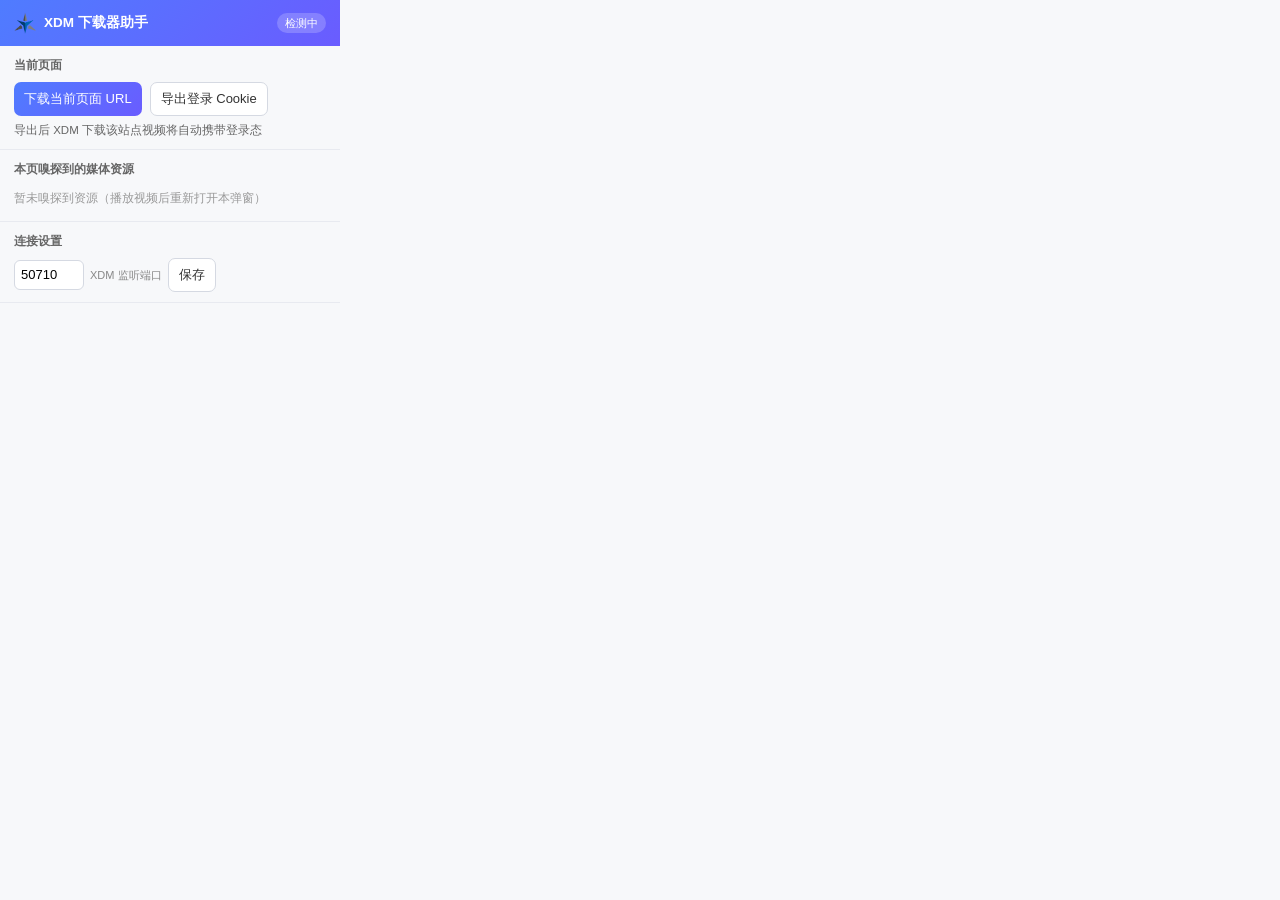
<file: code/browser-extension/popup.html>
<!DOCTYPE html>
<html lang="zh-CN">
<head>
<meta charset="UTF-8">
<style>
  * { margin: 0; padding: 0; box-sizing: border-box; }
  body { width: 340px; font: 13px/1.5 "Segoe UI", "Microsoft YaHei", sans-serif; color: #222; background: #f7f8fa; }
  header {
    display: flex; align-items: center; gap: 8px;
    padding: 12px 14px; background: linear-gradient(135deg, #4f7cff, #6a5cff); color: #fff;
  }
  header img { width: 22px; height: 22px; border-radius: 4px; }
  header b { font-size: 13.5px; }
  header .dot { margin-left: auto; font-size: 11px; padding: 2px 8px; border-radius: 999px; background: rgba(255,255,255,.2); }
  header .dot.ok { background: #2ecc71; }
  header .dot.no { background: #e74c3c; }
  section { padding: 10px 14px; border-bottom: 1px solid #e8eaf0; }
  h3 { font-size: 12px; color: #666; margin-bottom: 8px; font-weight: 600; }
  button {
    font: inherit; cursor: pointer; border: 1px solid #d5d9e2; background: #fff;
    border-radius: 7px; padding: 6px 10px; color: #333;
  }
  button:hover { border-color: #4f7cff; color: #4f7cff; }
  button.primary { background: linear-gradient(135deg, #4f7cff, #6a5cff); color: #fff; border: none; }
  .row { display: flex; gap: 8px; margin-bottom: 6px; flex-wrap: wrap; }
  .res {
    display: block; width: 100%; text-align: left; padding: 7px 9px; margin-bottom: 5px;
    background: #fff; border: 1px solid #e3e6ee; border-radius: 7px; color: #333;
  }
  .res:hover { border-color: #4f7cff; }
  .res .n { display: block; font-weight: 600; color: #222; overflow: hidden; text-overflow: ellipsis; white-space: nowrap; }
  .res .u { font-size: 11px; color: #888; word-break: break-all; display: block; margin-top: 2px; }
  .res .t { font-size: 11px; color: #4f7cff; display: block; margin-top: 2px; }
  .empty { color: #999; font-size: 11.5px; padding: 4px 0; }
  .note { font-size: 11px; color: #e67e22; line-height: 1.6; margin-top: 6px; }
  .status { font-size: 11.5px; color: #666; margin-top: 4px; }
  .status.ok { color: #27ae60; }
  .status.err { color: #e74c3c; }
  .port-row { display: flex; align-items: center; gap: 6px; margin-top: 8px; }
  .port-row input {
    width: 70px; font: inherit; padding: 4px 6px; border: 1px solid #d5d9e2; border-radius: 6px;
  }
  .port-row span { font-size: 11px; color: #888; }
</style>
</head>
<body>
<header>
  <img src="icon.png" alt="XDM">
  <b>XDM 下载器助手</b>
  <span class="dot" id="dot">检测中</span>
</header>

<section>
  <h3>当前页面</h3>
  <div class="row">
    <button class="primary" id="btn-page">下载当前页面 URL</button>
    <button id="btn-export">导出登录 Cookie</button>
  </div>
  <div class="status" id="export-status">导出后 XDM 下载该站点视频将自动携带登录态</div>
</section>

<section>
  <h3>本页嗅探到的媒体资源</h3>
  <div id="res-list"><div class="empty">暂未嗅探到资源（播放视频后重新打开本弹窗）</div></div>
</section>

<section>
  <h3>连接设置</h3>
  <div class="port-row">
    <input type="number" id="port" min="1" max="65535" value="50710">
    <span>XDM 监听端口</span>
    <button id="btn-port">保存</button>
  </div>
</section>

<script src="popup.js"></script>
</body>
</html>
</file>
<file: code/website/style.css>
/* ================= Xlauch 下载器官网 ================= */
:root {
  --accent: #3b6ef5;
  --accent2: #7c5cff;
  --ok: #16a34a;
  --text: #1a2033;
  --text2: #5b6478;
  --text3: #8b93a8;
  --bg: #ffffff;
  --bg-soft: #f4f6fb;
  --border: #e5e9f2;
  --card: #ffffff;
  --radius: 16px;
  --shadow-sm: 0 2px 10px rgba(24, 40, 90, .06);
  --shadow-md: 0 10px 34px rgba(24, 40, 90, .10);
  --shadow-lg: 0 24px 70px rgba(24, 40, 90, .16);
  --grad: linear-gradient(120deg, var(--accent), var(--accent2));
}

* { margin: 0; padding: 0; box-sizing: border-box; }
html { scroll-behavior: smooth; }
body {
  font-family: "Segoe UI", "Microsoft YaHei", "PingFang SC", system-ui, sans-serif;
  color: var(--text);
  background: var(--bg);
  line-height: 1.7;
  overflow-x: hidden;
}
::selection { background: rgba(59, 110, 245, .18); }
::-webkit-scrollbar { width: 10px; }
::-webkit-scrollbar-thumb { background: #c9d2e6; border-radius: 6px; }
::-webkit-scrollbar-track { background: transparent; }

.grad {
  background: var(--grad);
  -webkit-background-clip: text;
  background-clip: text;
  color: transparent;
}
code {
  font-family: Consolas, "JetBrains Mono", monospace;
  background: #eef2fb; color: #3350c0;
  padding: 2px 7px; border-radius: 6px; font-size: .92em;
}

/* ============ 导航栏 ============ */
.navbar {
  position: fixed; top: 0; left: 0; right: 0; z-index: 100;
  backdrop-filter: blur(14px); -webkit-backdrop-filter: blur(14px);
  background: rgba(255, 255, 255, .72);
  border-bottom: 1px solid transparent;
  transition: border-color .3s, background .3s, box-shadow .3s;
}
.navbar.scrolled { border-color: var(--border); background: rgba(255,255,255,.88); box-shadow: var(--shadow-sm); }
.nav-inner {
  max-width: 1180px; margin: 0 auto; padding: 0 24px;
  height: 64px; display: flex; align-items: center; justify-content: space-between;
}
.brand {
  display: flex; align-items: center; gap: 10px;
  font-size: 19px; font-weight: 700; color: var(--text); text-decoration: none;
}
.brand img { width: 30px; height: 30px; border-radius: 8px; box-shadow: var(--shadow-sm); }
.brand em { font-style: normal; color: var(--text2); font-weight: 500; }
.nav-links { display: flex; align-items: center; gap: 30px; }
.nav-links a {
  color: var(--text2); text-decoration: none; font-size: 14.5px; font-weight: 500;
  transition: color .2s;
}
.nav-links a:hover { color: var(--accent); }
.nav-links a.nav-dl {
  background: var(--grad); color: #fff;
  padding: 8px 20px; border-radius: 999px;
  box-shadow: 0 4px 14px rgba(59, 110, 245, .35);
  transition: transform .2s, box-shadow .2s;
}
.nav-links a.nav-dl:hover { transform: translateY(-1px); box-shadow: 0 6px 20px rgba(124, 92, 255, .45); color: #fff; }

/* ============ Hero ============ */
.hero { position: relative; padding: 150px 24px 90px; overflow: hidden; }
.hero-bg {
  position: absolute; inset: 0; z-index: -1;
  background:
    radial-gradient(900px 460px at 12% -8%, rgba(59, 110, 245, .14), transparent 62%),
    radial-gradient(820px 460px at 90% 4%, rgba(124, 92, 255, .13), transparent 60%),
    linear-gradient(#fbfcff, #f5f7fd);
}
.hero-bg::before {
  content: ""; position: absolute; inset: 0;
  background-image:
    linear-gradient(rgba(59,110,245,.05) 1px, transparent 1px),
    linear-gradient(90deg, rgba(59,110,245,.05) 1px, transparent 1px);
  background-size: 44px 44px;
  mask-image: radial-gradient(720px 480px at 50% 0%, #000 30%, transparent 75%);
  -webkit-mask-image: radial-gradient(720px 480px at 50% 0%, #000 30%, transparent 75%);
}
.hero-inner {
  max-width: 1180px; margin: 0 auto;
  display: grid; grid-template-columns: 1fr 1.06fr; gap: 56px; align-items: center;
}
.hero-badge {
  display: inline-flex; align-items: center; gap: 8px;
  background: rgba(59, 110, 245, .09); color: #3350c0;
  border: 1px solid rgba(59, 110, 245, .22);
  padding: 6px 16px; border-radius: 999px;
  font-size: 13px; font-weight: 600; margin-bottom: 22px;
}
.hero h1 {
  font-size: 58px; line-height: 1.16; font-weight: 800;
  letter-spacing: -1px; margin-bottom: 20px;
}
.hero-sub { color: var(--text2); font-size: 16.5px; margin-bottom: 34px; }
.hero-sub br { display: none; }
.hero-actions { display: flex; gap: 14px; flex-wrap: wrap; }
.hero-meta { display: flex; gap: 20px; flex-wrap: wrap; margin-top: 26px; color: var(--text3); font-size: 13.5px; }

/* 按钮 */
.btn {
  display: inline-flex; align-items: center; gap: 9px;
  border-radius: 12px; text-decoration: none; font-weight: 600;
  transition: transform .2s, box-shadow .2s, background .2s;
  cursor: pointer; border: none;
}
.btn .ic { width: 19px; height: 19px; }
.btn-primary {
  background: var(--grad); color: #fff;
  padding: 13px 28px; font-size: 15px;
  box-shadow: 0 8px 24px rgba(59, 110, 245, .38);
}
.btn-primary:hover { transform: translateY(-2px); box-shadow: 0 12px 32px rgba(124, 92, 255, .48); color: #fff; }
.btn-ghost {
  padding: 13px 24px; font-size: 15px;
  color: var(--text); background: #fff;
  border: 1px solid var(--border); box-shadow: var(--shadow-sm);
}
.btn-ghost:hover { transform: translateY(-2px); border-color: #c9d6f5; color: var(--accent); }
.btn-xl { padding: 17px 46px; font-size: 17px; border-radius: 14px; }

/* ============ 应用仿真窗口 ============ */
.hero-mock { position: relative; }
.app-win {
  background: #fff; border-radius: 14px; overflow: hidden;
  border: 1px solid #dfe5f1;
  box-shadow: var(--shadow-lg), 0 0 0 1px rgba(255,255,255,.6) inset;
  transform: perspective(1400px) rotateY(-4deg) rotateX(1.5deg);
  font-size: 12px;
}
.mock-titlebar {
  display: flex; align-items: center; gap: 10px;
  height: 34px; padding: 0 12px;
  background: linear-gradient(#f8fafd, #eef2f9); border-bottom: 1px solid #e3e9f3;
}
.win-dots { display: flex; gap: 6px; }
.win-dots i { width: 11px; height: 11px; border-radius: 50%; }
.win-dots i:nth-child(1) { background: #ff5f57; }
.win-dots i:nth-child(2) { background: #febc2e; }
.win-dots i:nth-child(3) { background: #28c840; }
.win-title { flex: 1; text-align: center; color: #66708a; font-size: 11.5px; }
.win-btns { display: flex; gap: 22px; opacity: .45; }
.win-btns i { position: relative; width: 10px; height: 10px; display: inline-block; }
.win-btns i::before { content: "–"; position: absolute; top: -6px; left: 2px; font-size: 12px; }
.win-btns i:nth-child(2)::before { content: "▢"; font-size: 8px; top: -3px; }
.win-btns i.close::before { content: "✕"; font-size: 10px; top: -4px; }

.mock-menubar {
  display: flex; align-items: center; gap: 2px; height: 32px; padding: 0 8px;
  background: linear-gradient(180deg, #fff, #f4f7fc 46%, #e9eef7);
  border-bottom: 1px solid #e3e9f3;
  box-shadow: inset 0 1px 0 rgba(255,255,255,.9);
  position: relative;
}
.mock-menubar::after {
  content: ""; position: absolute; left: 0; right: 0; bottom: -1px; height: 2px;
  background: linear-gradient(90deg, var(--accent), var(--accent2) 40%, transparent);
  opacity: .5;
}
.mock-menubar span { padding: 0 10px; color: #3a4257; border-radius: 6px; }
.mock-menubar span:first-child {
  background: linear-gradient(180deg, #eef4ff, #dde8ff);
  color: var(--accent); box-shadow: inset 0 1px 2px rgba(60,110,245,.12);
}
.mb-right { margin-left: auto; opacity: .8; }

.mock-body { display: flex; min-height: 300px; }
.mock-side {
  width: 148px; flex: none; background: #fbfcfe;
  border-right: 1px solid #e7ebf4; padding: 10px 8px;
  display: flex; flex-direction: column;
}
.side-cap { font-size: 10.5px; color: #98a0b5; padding: 4px 8px 6px; }
.side-item {
  display: flex; align-items: center; justify-content: space-between;
  padding: 5.5px 8px; border-radius: 7px; color: #454e66; white-space: nowrap;
}
.side-item i {
  font-style: normal; font-size: 10px; background: #edf0f7; color: #7c859c;
  border-radius: 8px; padding: 0 6px;
}
.side-item.active {
  background: var(--grad); color: #fff;
  box-shadow: 0 3px 10px rgba(59,110,245,.3);
}
.side-item.active i { background: rgba(255,255,255,.25); color: #fff; }
.side-grow { flex: 1; }
.side-theme {
  display: flex; align-items: center; justify-content: space-between;
  border-top: 1px solid #e7ebf4; padding: 9px 8px 2px; color: #7c859c; font-size: 11px;
}
.pill {
  width: 30px; height: 16px; border-radius: 9px; background: #dcdfe6; position: relative;
}
.pill::after {
  content: ""; position: absolute; left: 2px; top: 2px; width: 12px; height: 12px;
  border-radius: 50%; background: #fff; box-shadow: 0 0 2px rgba(0,0,0,.25);
}

.mock-main { flex: 1; padding: 10px 12px; background: #f2f5fa; }
.mock-addbar { display: flex; gap: 8px; margin-bottom: 10px; }
.mock-input {
  flex: 1; background: #fff; border: 1px solid #dde3f0; border-radius: 8px;
  padding: 7px 12px; color: #8b93a8; font-size: 11.5px;
  overflow: hidden; white-space: nowrap; text-overflow: ellipsis;
}
.mock-go {
  background: var(--grad); color: #fff; border-radius: 8px;
  padding: 7px 20px; font-size: 11.5px; font-weight: 600;
  box-shadow: 0 3px 10px rgba(59,110,245,.3);
}
.mock-task {
  display: flex; align-items: center; gap: 10px;
  background: #fff; border: 1px solid #e7ebf4; border-radius: 10px;
  padding: 10px 12px; margin-bottom: 8px; box-shadow: 0 1px 4px rgba(24,40,90,.04);
}
.mock-task.done { opacity: .82; }
.tk-ico { font-size: 20px; }
.tk-info { flex: 1; min-width: 0; }
.tk-name {
  font-size: 11.5px; color: #333c55; font-weight: 600;
  white-space: nowrap; overflow: hidden; text-overflow: ellipsis; margin-bottom: 6px;
}
.tk-bar { height: 6px; background: #edf0f7; border-radius: 4px; overflow: hidden; }
.tk-bar i {
  display: block; height: 100%; border-radius: 4px;
  background: linear-gradient(90deg, var(--accent), var(--accent2));
  animation: loading 2.2s ease-in-out infinite alternate;
}
@keyframes loading { from { filter: brightness(1); } to { filter: brightness(1.22); } }
.tk-meta { font-size: 11.5px; color: #3350c0; font-weight: 700; text-align: right; line-height: 1.4; }
.tk-meta small { color: #98a0b5; font-weight: 500; }
.tk-meta.ok { color: var(--ok); }

.mock-statusbar {
  display: flex; align-items: center; height: 30px; padding: 0 14px;
  background: #f8fafd; border-top: 1px solid #e3e9f3;
  color: #7c859c; font-size: 11px;
}

/* 悬浮徽标 */
.mock-float {
  position: absolute; z-index: 5;
  background: #fff; border: 1px solid #e5eaf5; border-radius: 12px;
  padding: 9px 16px; font-size: 13px; font-weight: 600; color: #3a4257;
  box-shadow: var(--shadow-md);
  animation: float 5s ease-in-out infinite;
}
.f1 { top: -18px; right: -14px; animation-delay: .4s; }
.f2 { bottom: 46px; left: -26px; animation-delay: 1.4s; }
.f3 { bottom: -16px; right: 34px; animation-delay: 2.3s; }
@keyframes float {
  0%, 100% { transform: translateY(0); }
  50% { transform: translateY(-9px); }
}

/* ============ 数据条 ============ */
.stats {
  max-width: 1080px; margin: -30px auto 0; padding: 0 24px;
  display: grid; grid-template-columns: repeat(4, 1fr); gap: 18px;
  position: relative; z-index: 3;
}
.stat {
  background: var(--card); border: 1px solid var(--border);
  border-radius: var(--radius); padding: 22px 24px;
  display: flex; align-items: center; gap: 16px;
  box-shadow: var(--shadow-md);
}
.stat b {
  font-size: 30px; font-weight: 800;
  background: var(--grad); -webkit-background-clip: text; background-clip: text; color: transparent;
  flex: none;
}
.stat b small { font-size: 15px; font-weight: 700; }
.stat span { font-size: 12.5px; color: var(--text2); line-height: 1.5; }

/* ============ 通用 Section ============ */
.section { padding: 96px 24px; max-width: 1180px; margin: 0 auto; }
.section-alt {
  max-width: none;
  background:
    radial-gradient(700px 340px at 8% 0%, rgba(124,92,255,.06), transparent 60%),
    radial-gradient(700px 340px at 92% 100%, rgba(59,110,245,.06), transparent 60%),
    var(--bg-soft);
  border-top: 1px solid var(--border); border-bottom: 1px solid var(--border);
}
.section-alt > * { max-width: 1180px; margin-left: auto; margin-right: auto; }
.sec-head { text-align: center; margin-bottom: 56px; }
.sec-tag {
  display: inline-block; font-size: 12px; font-weight: 800; letter-spacing: 3px;
  color: var(--accent); background: rgba(59,110,245,.08);
  border: 1px solid rgba(59,110,245,.18);
  padding: 4px 14px; border-radius: 999px; margin-bottom: 16px;
}
.sec-head h2 { font-size: 38px; font-weight: 800; letter-spacing: -.5px; }
.sec-head p { color: var(--text2); margin-top: 12px; font-size: 16px; }

/* ============ 功能卡片 ============ */
.feature-grid {
  display: grid; grid-template-columns: repeat(4, 1fr); gap: 20px;
}
.fcard {
  background: var(--card); border: 1px solid var(--border);
  border-radius: var(--radius); padding: 28px 24px;
  transition: transform .25s, box-shadow .25s, border-color .25s;
  position: relative; overflow: hidden;
}
.fcard::before {
  content: ""; position: absolute; top: 0; left: 0; right: 0; height: 3px;
  background: var(--grad); opacity: 0; transition: opacity .25s;
}
.fcard:hover {
  transform: translateY(-6px);
  box-shadow: var(--shadow-md);
  border-color: transparent;
}
.fcard:hover::before { opacity: 1; }
.fico {
  width: 52px; height: 52px; border-radius: 14px;
  display: flex; align-items: center; justify-content: center;
  font-size: 25px; margin-bottom: 18px;
  background: color-mix(in srgb, var(--c) 12%, #fff);
  border: 1px solid color-mix(in srgb, var(--c) 22%, #fff);
}
.fcard h3 { font-size: 16.5px; font-weight: 700; margin-bottom: 10px; }
.fcard p { font-size: 13.5px; color: var(--text2); }

/* ============ 使用步骤 ============ */
.steps {
  display: grid; grid-template-columns: repeat(4, 1fr); gap: 20px;
  counter-reset: step;
}
.step {
  background: var(--card); border: 1px solid var(--border);
  border-radius: var(--radius); padding: 30px 24px 26px; position: relative;
  transition: transform .25s, box-shadow .25s;
}
.step:hover { transform: translateY(-5px); box-shadow: var(--shadow-md); }
.step-no {
  width: 44px; height: 44px; border-radius: 13px;
  background: var(--grad); color: #fff;
  display: flex; align-items: center; justify-content: center;
  font-size: 19px; font-weight: 800; margin-bottom: 18px;
  box-shadow: 0 6px 16px rgba(59,110,245,.35);
}
.step h3 { font-size: 16.5px; margin-bottom: 10px; }
.step p { font-size: 13.5px; color: var(--text2); }

.tips { display: grid; grid-template-columns: 1fr 1fr; gap: 20px; margin-top: 34px; }
.tip {
  background: #fffdf4; border: 1px solid #f3e3ae;
  border-radius: var(--radius); padding: 20px 24px;
}
.tip b { font-size: 14.5px; color: #8a6d1a; display: block; margin-bottom: 8px; }
.tip p { font-size: 13.5px; color: #7c6a3d; }
.ext-dl { text-align: center; margin: 30px 0 36px; }

/* ============ FAQ ============ */
.faq-list { max-width: 800px; margin: 0 auto; }
.faq-list details {
  background: var(--card); border: 1px solid var(--border);
  border-radius: 14px; padding: 0 24px; margin-bottom: 14px;
  transition: box-shadow .25s, border-color .25s;
}
.faq-list details[open] { box-shadow: var(--shadow-md); border-color: #ccd9f7; }
.faq-list summary {
  list-style: none; cursor: pointer;
  display: flex; align-items: center; justify-content: space-between;
  padding: 19px 0; font-size: 15.5px; font-weight: 700;
  user-select: none;
}
.faq-list summary::-webkit-details-marker { display: none; }
.faq-list summary i {
  font-style: normal; font-size: 22px; color: var(--accent); font-weight: 400;
  transition: transform .25s; flex: none;
}
.faq-list details[open] summary i { transform: rotate(45deg); }
.faq-list details p {
  padding: 0 0 20px; color: var(--text2); font-size: 14px;
  border-top: 1px dashed var(--border); padding-top: 14px;
}

/* ============ 下载区 ============ */
.dl-section { padding-top: 110px; padding-bottom: 110px; }
.dl-card {
  position: relative; text-align: center;
  max-width: 680px; margin: 0 auto;
  background: var(--card); border: 1px solid var(--border);
  border-radius: 26px; padding: 64px 40px 46px;
  box-shadow: var(--shadow-lg); overflow: hidden;
}
.dl-glow {
  position: absolute; inset: -40% -20% auto; height: 130%;
  background: radial-gradient(closest-side, rgba(59,110,245,.13), rgba(124,92,255,.09), transparent 72%);
  pointer-events: none;
}
.dl-logo { width: 66px; height: 66px; border-radius: 18px; box-shadow: var(--shadow-md); margin-bottom: 20px; }
.dl-card h2 { font-size: 34px; font-weight: 800; margin-bottom: 10px; }
.dl-sub { color: var(--text2); font-size: 15px; margin-bottom: 34px; }
.dl-info {
  display: flex; justify-content: center; gap: 26px; flex-wrap: wrap;
  margin-top: 28px; color: var(--text2); font-size: 13.5px;
}
.dl-card .btn-ghost { display: flex; width: fit-content; margin: 16px auto 0; }
.sha { margin-top: 20px; }
.sha summary {
  cursor: pointer; color: var(--text3); font-size: 13px; user-select: none;
}
.sha code {
  display: block; margin-top: 10px; font-size: 11.5px; word-break: break-all;
  background: #f2f5fb; padding: 12px 14px; border-radius: 10px; color: #44536e;
}
.dl-note { margin-top: 24px; font-size: 12.5px; color: var(--text3); }

/* ============ 页脚 ============ */
.footer {
  border-top: 1px solid var(--border);
  background: #fbfcfe; padding: 34px 24px;
}
.foot-inner {
  max-width: 1180px; margin: 0 auto;
  display: flex; align-items: center; justify-content: space-between; gap: 18px; flex-wrap: wrap;
}
.foot-brand { display: flex; align-items: center; gap: 10px; font-weight: 700; }
.foot-brand img { width: 26px; height: 26px; border-radius: 8px; }
.foot-links { display: flex; gap: 24px; }
.foot-links a { color: var(--text2); text-decoration: none; font-size: 13.5px; }
.foot-links a:hover { color: var(--accent); }
.foot-copy { width: 100%; text-align: center; color: var(--text3); font-size: 12.5px; margin-top: 10px; }
.foot-beian { width: 100%; text-align: center; margin-top: 2px; }
.foot-beian a {
  color: var(--text3); text-decoration: none; font-size: 12px;
  transition: color .2s;
}
.foot-beian a:hover { color: var(--accent); }
.beian-sep { color: var(--border); margin: 0 10px; font-size: 12px; }

/* ============ 返回顶部 ============ */
.backtop {
  position: fixed; right: 28px; bottom: 34px; z-index: 90;
  width: 44px; height: 44px; border-radius: 14px;
  border: 1px solid var(--border); cursor: pointer;
  background: #fff; color: var(--text2);
  display: flex; align-items: center; justify-content: center;
  box-shadow: var(--shadow-md);
  opacity: 0; visibility: hidden; transform: translateY(14px);
  transition: opacity .3s, transform .3s, visibility .3s, box-shadow .25s, color .2s;
}
.backtop svg { width: 21px; height: 21px; fill: none; stroke: currentColor; stroke-width: 2.4; stroke-linecap: round; stroke-linejoin: round; }
.backtop.show { opacity: 1; visibility: visible; transform: translateY(0); }
.backtop:hover {
  color: #fff; border-color: transparent;
  background: var(--grad);
  box-shadow: 0 8px 24px rgba(59, 110, 245, .4);
  transform: translateY(-3px);
}
@media (max-width: 640px) {
  .backtop { right: 16px; bottom: 20px; width: 40px; height: 40px; border-radius: 12px; }
}

/* ============ 滚动显现 ============ */
.reveal { opacity: 0; transform: translateY(26px); transition: opacity .7s ease, transform .7s ease; }
.reveal.reveal-in { opacity: 1; transform: none; }
@media (prefers-reduced-motion: reduce) {
  .reveal { opacity: 1; transform: none; transition: none; }
  .mock-float, .tk-bar i { animation: none; }
  html { scroll-behavior: auto; }
}

/* ============ 响应式 ============ */
@media (max-width: 1024px) {
  .hero-inner { grid-template-columns: 1fr; gap: 60px; }
  .hero h1 { font-size: 46px; }
  .hero-sub br { display: inline; }
  .app-win { transform: none; }
  .feature-grid { grid-template-columns: repeat(2, 1fr); }
  .steps { grid-template-columns: repeat(2, 1fr); }
  .stats { grid-template-columns: repeat(2, 1fr); }
  .mock-float { display: none; }
}
@media (max-width: 640px) {
  .nav-links a:not(.nav-dl) { display: none; }
  .hero { padding-top: 120px; }
  .hero h1 { font-size: 37px; }
  .feature-grid, .steps, .tips, .stats { grid-template-columns: 1fr; }
  .section { padding: 70px 18px; }
  .sec-head h2 { font-size: 29px; }
  .dl-card { padding: 46px 22px 36px; }
}
</file>
